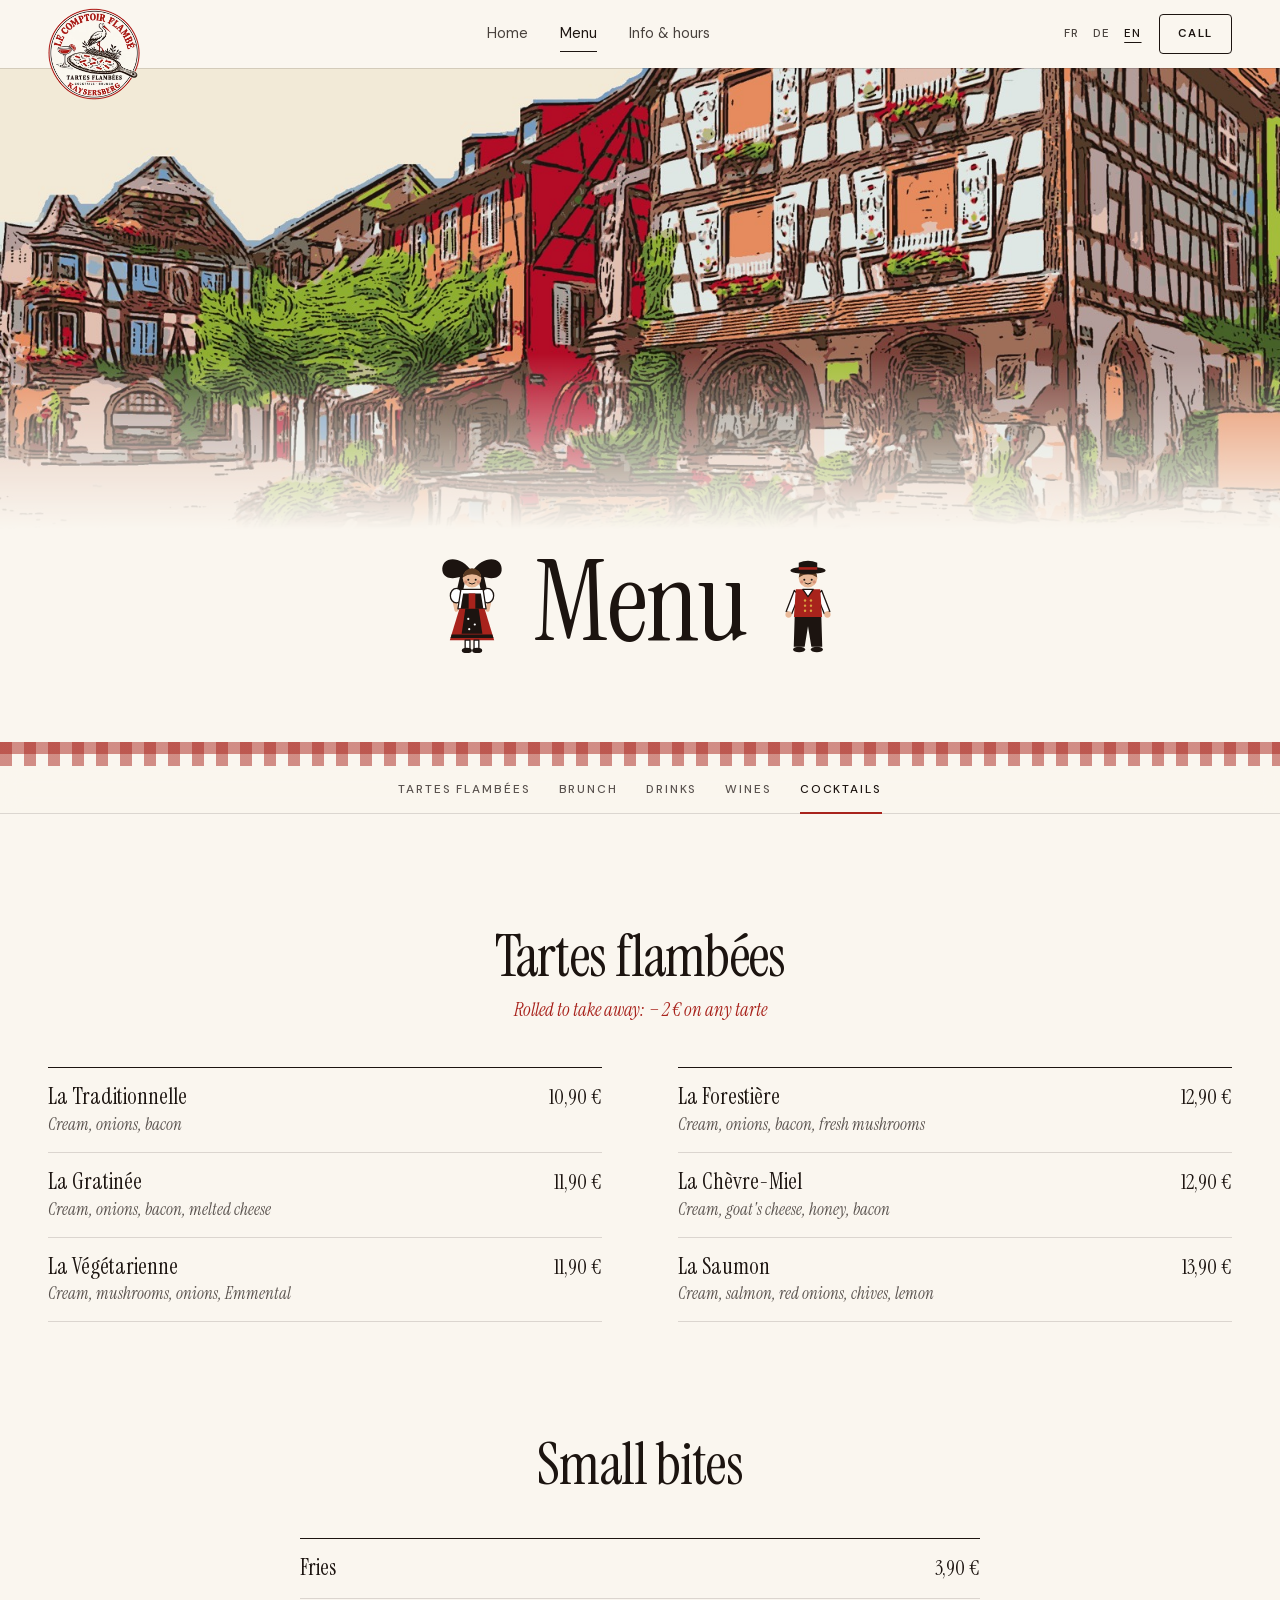
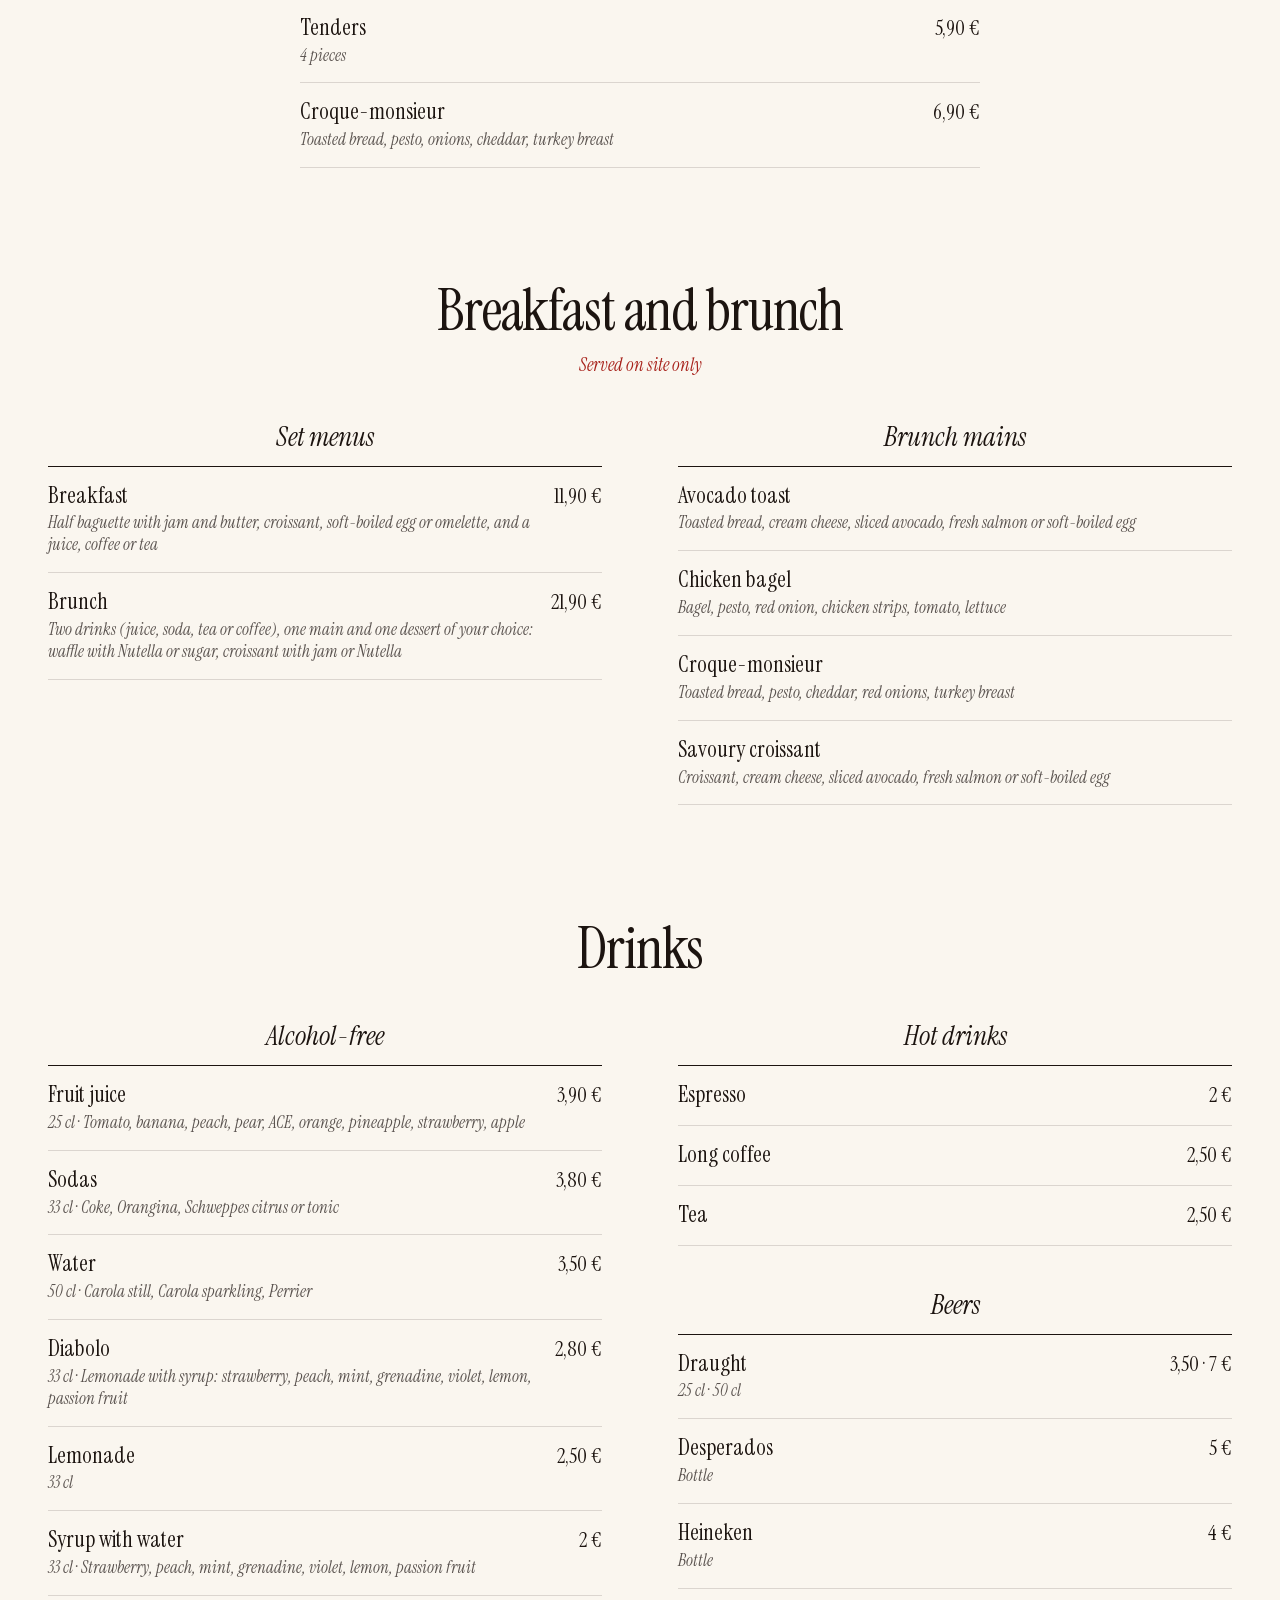
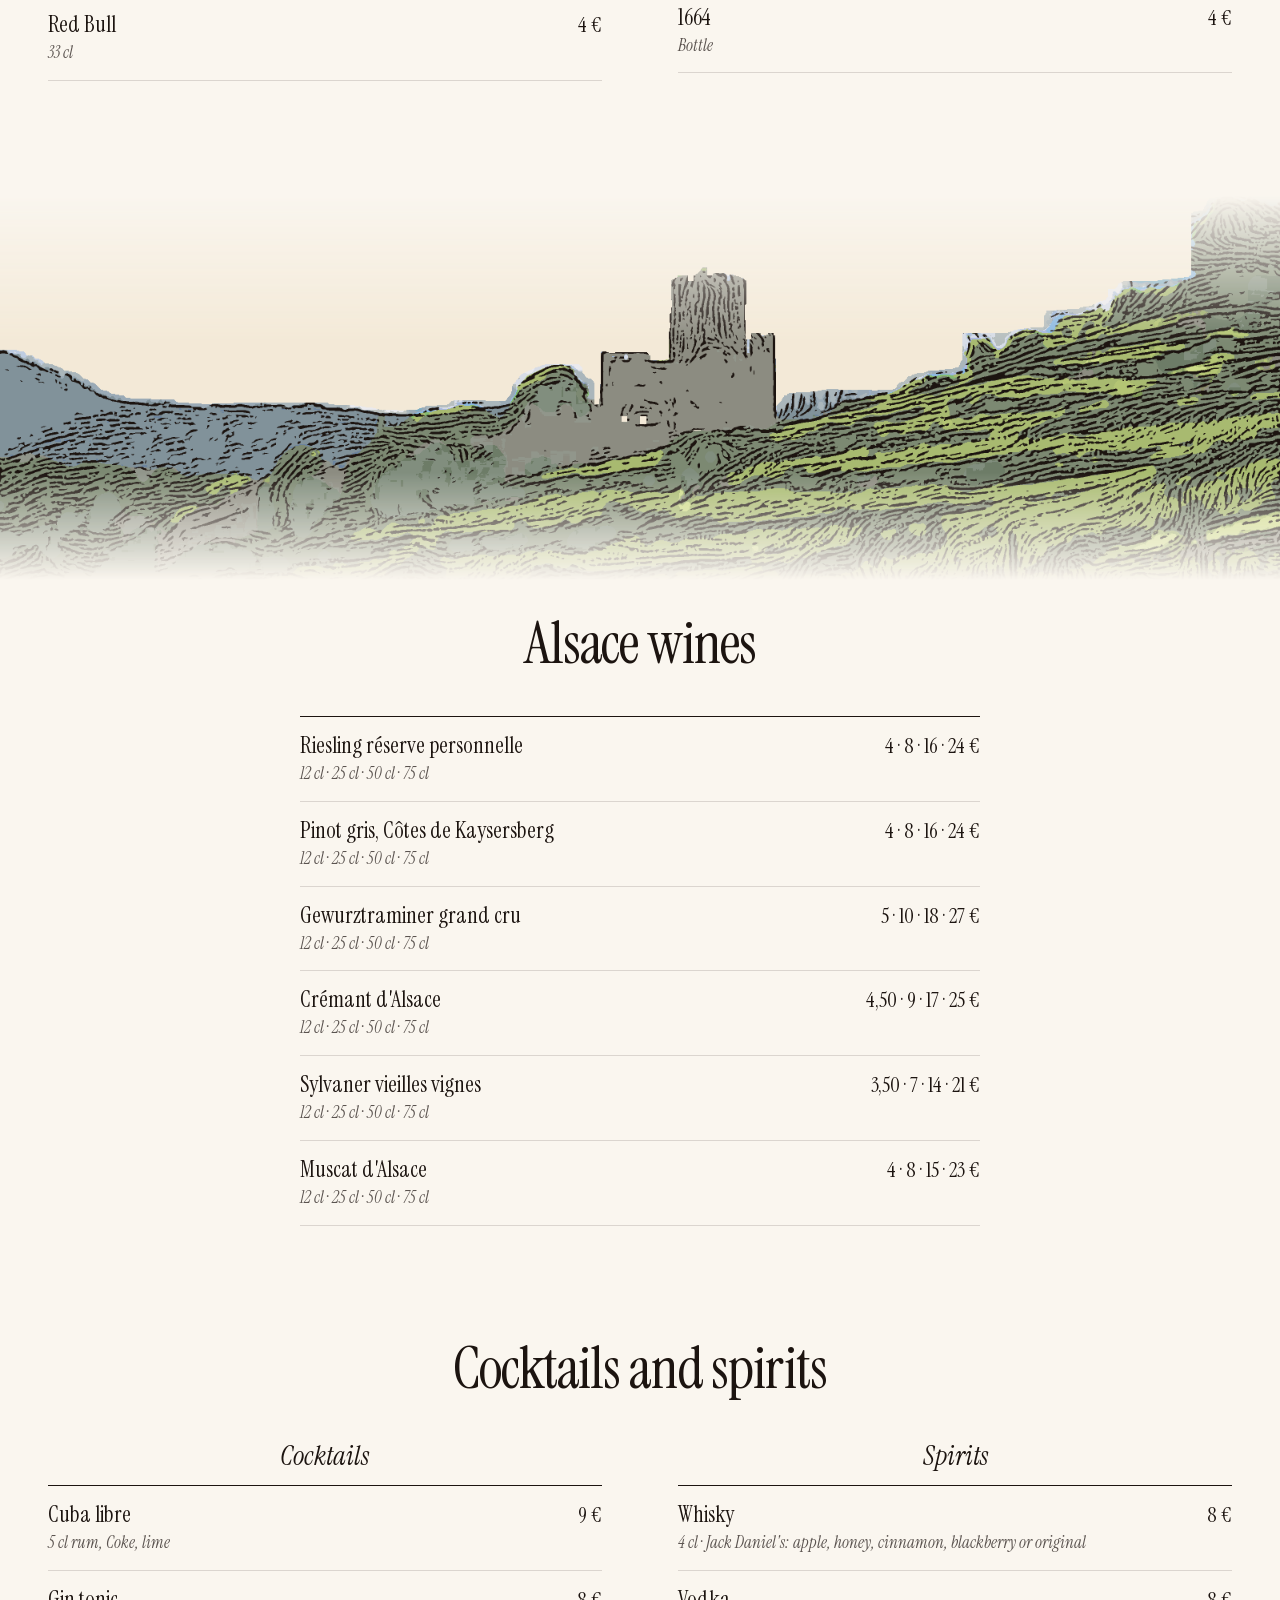
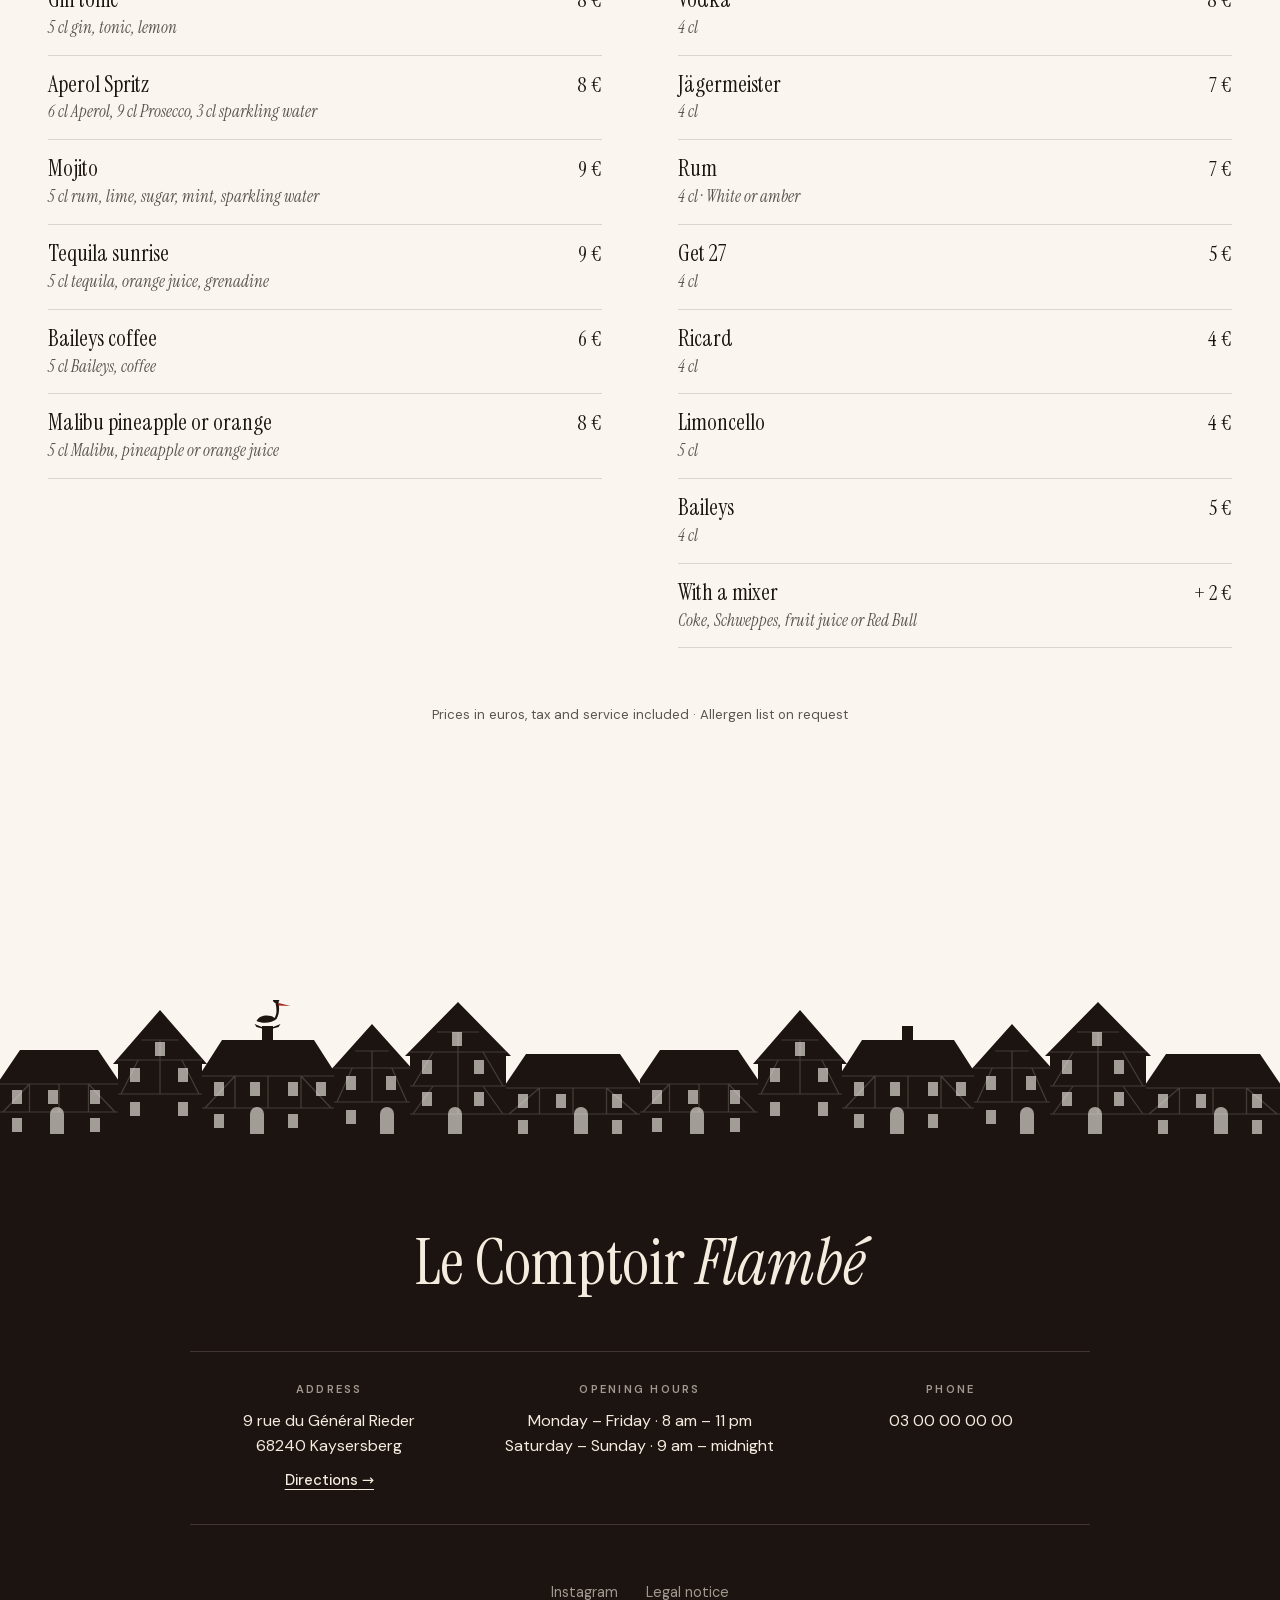
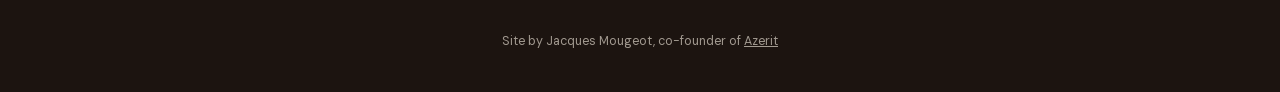
<file: carte.html>
<!doctype html>
<html lang="fr">
<head>
  <meta charset="utf-8">
  <meta name="viewport" content="width=device-width, initial-scale=1, viewport-fit=cover">
  <title>La carte · Le Comptoir Flambé, Kaysersberg</title>
  <meta name="description" content="La carte du Comptoir Flambé : tartes flambées au feu de bois, petit déjeuner et brunch, cocktails et vins d'Alsace.">
  <meta name="theme-color" content="#1C1410">

  <!-- Polices chargées avant l'affichage, pour que le texte ne saute pas -->
  <link rel="preload" href="fonts/instrument-serif-normal-latin.woff2" as="font" type="font/woff2" crossorigin>
  <link rel="preload" href="fonts/instrument-serif-italic-latin.woff2" as="font" type="font/woff2" crossorigin>
  <link rel="preload" href="fonts/dm-sans-normal-latin.woff2" as="font" type="font/woff2" crossorigin>
  <link rel="icon" href="favicon.ico" sizes="48x48">
  <link rel="icon" href="images/favicon-96.png" type="image/png" sizes="96x96">
  <link rel="apple-touch-icon" href="images/apple-touch-icon.png">

  <!-- Aperçu affiché quand le lien est partagé (messages, WhatsApp, réseaux) -->
  <meta property="og:type" content="website">
  <meta property="og:site_name" content="Le Comptoir Flambé">
  <meta property="og:locale" content="fr_FR">
  <meta property="og:title" content="La carte · Le Comptoir Flambé, Kaysersberg">
  <meta property="og:description" content="La carte du Comptoir Flambé : tartes flambées au feu de bois, petit déjeuner et brunch, cocktails et vins d'Alsace.">
  <meta property="og:url" content="https://lecomptoirflambe.fr/carte">
  <meta property="og:image" content="https://lecomptoirflambe.fr/images/apercu-kaysersberg.jpg">
  <meta property="og:image:width" content="1200">
  <meta property="og:image:height" content="630">
  <meta property="og:image:alt" content="Le logo du Comptoir Flambé devant la fontaine de Kaysersberg">
  <meta name="twitter:card" content="summary_large_image">
  <link rel="stylesheet" href="style.css">
  <script>document.documentElement.classList.add('js')</script>
</head>
<body>

  <!-- ============ EN-TÊTE ============ -->
  <header class="header is-solid" id="header">
    <a href="./" class="brand" aria-label="Le Comptoir Flambé, accueil">
      <img class="brand__logo" src="images/logo-tampon.webp" alt="Le Comptoir Flambé" width="92" height="92">
    </a>
    <nav class="header__nav" aria-label="Navigation principale">
      <a href="./" data-de="Startseite" data-en="Home">Accueil</a>
      <a href="carte" aria-current="page" data-de="Speisekarte" data-en="Menu">La carte</a>
      <a href="infos" data-de="Infos &amp;amp; Öffnungszeiten" data-en="Info &amp;amp; hours">Infos &amp; horaires</a>
    </nav>
    <div class="header__cta">
      <div class="lang-mini" role="group" aria-label="Langue">
        <button type="button" data-lang="fr" aria-pressed="true">FR</button>
        <button type="button" data-lang="de" aria-pressed="false">DE</button>
        <button type="button" data-lang="en" aria-pressed="false">EN</button>
      </div>
      <a href="tel:+33300000000" class="btn btn--line btn--sm" data-de="Anrufen" data-en="Call">Appeler</a>
    </div>
    <button class="burger" type="button" aria-expanded="false" aria-controls="overlay" data-de="Menü" data-en="Menu">Menu</button>
  </header>

  <!-- ============ MENU PLEIN ÉCRAN (mobile) ============ -->
  <div class="overlay" id="overlay" role="dialog" aria-modal="true" aria-label="Menu">
    <div class="overlay__top">
      <a href="./" class="brand" aria-label="Le Comptoir Flambé, accueil"><img class="brand__logo" src="images/logo-tampon.webp" alt="Le Comptoir Flambé" width="92" height="92"></a>
      <button class="overlay__close" type="button" data-de="Schließen" data-en="Close">Fermer</button>
    </div>
    <nav class="overlay__nav">
      <a href="./" data-de="Startseite" data-en="Home">Accueil</a>
      <a href="carte" aria-current="page" data-de="Speisekarte" data-en="Menu">La carte</a>
      <a href="infos" data-de="Infos &amp;amp; Öffnungszeiten" data-en="Info &amp;amp; hours">Infos &amp; horaires</a>
    </nav>
    <div class="overlay__info">
      <p>9 rue du Général Rieder · Kaysersberg</p>
      <a href="tel:+33300000000">03 00 00 00 00</a>
      <div class="lang-mini" role="group" aria-label="Langue">
        <button type="button" data-lang="fr" aria-pressed="true">FR</button>
        <button type="button" data-lang="de" aria-pressed="false">DE</button>
        <button type="button" data-lang="en" aria-pressed="false">EN</button>
      </div>
    </div>
    <svg class="village" aria-hidden="true" width="100%" height="160" xmlns="http://www.w3.org/2000/svg"><defs><pattern id="village" width="600" height="160" patternUnits="userSpaceOnUse" x="0" y="0"><g transform="translate(0 8)"><g class="lines"><path d="M0 150V72H90V150"/><path d="M-6 76L45 18L96 76"/><path d="M0 110L90 110"/><path d="M45 72L45 110"/><path d="M0 110L19.8 72"/><path d="M90 110L70.2 72"/><path d="M20.25 49L69.75 49"/><path d="M45 72L45 49"/><rect x="14" y="82" width="11" height="15"/><rect x="65" y="82" width="11" height="15"/><rect x="14" y="122" width="11" height="15"/><path d="M52 150V128a8 8 0 0 1 16 0V150"/><path d="M90 150V84H210V150"/><path d="M84 87L110 46H190L216 87"/><path d="M90 118L210 118"/><path d="M120 84L120 118"/><path d="M150 84L150 118"/><path d="M180 84L180 118"/><path d="M90 118L120 84"/><path d="M210 118L180 84"/><path d="M120 118L150 84"/><path d="M180 118L150 84"/><rect x="106" y="92" width="11" height="15"/><rect x="146" y="92" width="11" height="15"/><rect x="184" y="92" width="11" height="15"/><rect x="106" y="126" width="11" height="15"/><rect x="184" y="126" width="11" height="15"/><path d="M168 48V30H179V48"/><path d="M210 150V62H290V150"/><path d="M204 66L250 4L296 66"/><path d="M210 96L290 96"/><path d="M210 124L290 124"/><path d="M250 62L250 96"/><path d="M210 96L227.6 62"/><path d="M290 96L272.4 62"/><path d="M250 96L250 124"/><path d="M210 124L227.6 96"/><path d="M290 124L272.4 96"/><path d="M228 37L272 37"/><path d="M250 62L250 37"/><rect x="222" y="70" width="11" height="15"/><rect x="258" y="70" width="11" height="15"/><rect x="222" y="102" width="11" height="15"/><rect x="258" y="102" width="11" height="15"/><rect x="242" y="130" width="16" height="20"/><path d="M290 150V80H388V150"/><path d="M284 84L339 28L394 84"/><path d="M290 116L388 116"/><path d="M339 80L339 116"/><path d="M290 116L311.56 80"/><path d="M388 116L366.44 80"/><path d="M312.05 58L365.95 58"/><path d="M339 80L339 58"/><rect x="304" y="88" width="11" height="15"/><rect x="363" y="88" width="11" height="15"/><rect x="304" y="124" width="11" height="15"/><rect x="363" y="124" width="11" height="15"/><path d="M388 150V76H528V150"/><path d="M382 79L408 38H508L534 79"/><path d="M388 114L528 114"/><path d="M423 76L423 114"/><path d="M458 76L458 114"/><path d="M493 76L493 114"/><path d="M388 114L423 76"/><path d="M528 114L493 76"/><path d="M423 114L458 76"/><path d="M493 114L458 76"/><rect x="402" y="84" width="11" height="15"/><rect x="440" y="84" width="11" height="15"/><rect x="476" y="84" width="11" height="15"/><rect x="506" y="84" width="11" height="15"/><rect x="402" y="122" width="11" height="15"/><rect x="476" y="122" width="11" height="15"/><path d="M440 150V130a9 9 0 0 1 18 0V150"/><path d="M528 150V86H600V150"/><path d="M522 90L564 36L606 90"/><path d="M528 118L600 118"/><path d="M564 86L564 118"/><path d="M528 118L543.84 86"/><path d="M600 118L584.16 86"/><path d="M544.2 65L583.8 65"/><path d="M564 86L564 65"/><rect x="540" y="94" width="11" height="15"/><rect x="574" y="94" width="11" height="15"/><rect x="556" y="126" width="11" height="15"/><path d="M0 150H600"/></g></g></pattern></defs><rect width="100%" height="160" fill="url(#village)"/><g class="stork" transform="translate(0 8)"><path class="nest" d="M161.5 30q12 6 24 0M160.5 28l7 3M169.5 27l6 4M178.5 27l7 3"/><path class="fill" d="M162.5 23c3-6 13-7 18-3 3-5 2-10 1-15a3.2 3.2 0 1 1 3-1c1 6 1 12-2 17-4 4-14 5-20 2z"/><path class="beak" d="M184.5 5l12 3-12-.6z"/></g></svg>
  </div>

  <main>
    <section class="page-head page-head--art">
      <!-- Illustration de Kaysersberg : son bas se fond dans la page -->
      <img class="page-head__art" src="images/kaysersberg-fontaine.jpg" width="1600" height="800" alt="">
      <div class="titled titled--pair"><h1 data-de="Speisekarte" data-en="Menu">La carte</h1></div>
    </section>

    <div class="kelsch" aria-hidden="true"></div>

    <section class="menu">
      <nav class="chips" aria-label="Catégories de la carte">
        <a href="#tartes" class="chip is-active" data-de="Flammkuchen" data-en="Tartes flambées">Tartes</a>
        <a href="#formules" class="chip" data-de="Brunch" data-en="Brunch">Brunch</a>
        <a href="#boissons" class="chip" data-de="Getränke" data-en="Drinks">Boissons</a>
        <a href="#vins" class="chip" data-de="Weine" data-en="Wines">Vins</a>
        <a href="#cocktails" class="chip">Cocktails</a>
      </nav>

      <!-- Une partie par famille. Traductions : data-de (allemand) et data-en (anglais) sur chaque texte à traduire. -->
      <section class="menu__part" id="tartes">
        <h2 data-de="Flammkuchen" data-en="Tartes flambées">Tartes flambées</h2>
        <p class="menu__sub" data-de="Gerollt zum Mitnehmen: − 2 € auf alle Sorten" data-en="Rolled to take away: − 2 € on any tarte">Roulée à emporter : − 2 € sur toutes les sortes</p>
        <div class="container menu__grid menu__grid--one">
          <div class="menu__col">
            <ul class="dishes">
              <li><div><b>La Traditionnelle</b><small data-de="Sahne, Zwiebeln, Speck" data-en="Cream, onions, bacon">Crème, oignons, lardons</small></div><span>10,90 €</span></li>
              <li><div><b>La Gratinée</b><small data-de="Sahne, Zwiebeln, Speck, überbackener Käse" data-en="Cream, onions, bacon, melted cheese">Crème, oignons, lardons, fromage gratiné</small></div><span>11,90 €</span></li>
              <li><div><b>La Végétarienne</b><small data-de="Sahne, Champignons, Zwiebeln, Emmentaler" data-en="Cream, mushrooms, onions, Emmental">Crème, champignons, oignons, emmental</small></div><span>11,90 €</span></li>
            </ul>
          </div>
          <div class="menu__col">
            <ul class="dishes">
              <li><div><b>La Forestière</b><small data-de="Sahne, Zwiebeln, Speck, frische Champignons" data-en="Cream, onions, bacon, fresh mushrooms">Crème, oignons, lardons, champignons frais</small></div><span>12,90 €</span></li>
              <li><div><b>La Chèvre-Miel</b><small data-de="Sahne, Ziegenkäse, Honig, Speck" data-en="Cream, goat's cheese, honey, bacon">Crème, fromage de chèvre, miel, lardons</small></div><span>12,90 €</span></li>
              <li><div><b>La Saumon</b><small data-de="Sahne, Lachs, rote Zwiebeln, Schnittlauch, Zitrone" data-en="Cream, salmon, red onions, chives, lemon">Crème, saumon, oignons rouges, ciboulette, citron</small></div><span>13,90 €</span></li>
            </ul>
          </div>
        </div>
      </section>

      <section class="menu__part" id="faim">
        <h2 data-de="Kleiner Hunger" data-en="Small bites">Petite faim</h2>
        <div class="container container--narrow">
          <ul class="dishes">
            <li><div><b data-de="Pommes frites" data-en="Fries">Frites</b></div><span>3,90 €</span></li>
            <li><div><b>Tenders</b><small data-de="4 Stück" data-en="4 pieces">4 pièces</small></div><span>5,90 €</span></li>
            <li><div><b>Croque-monsieur</b><small data-de="Toastbrot, Pesto, Zwiebeln, Cheddar, Putenbrust" data-en="Toasted bread, pesto, onions, cheddar, turkey breast">Pain toaster, pesto, oignons, cheddar, blanc de dinde</small></div><span>6,90 €</span></li>
          </ul>
        </div>
      </section>

      <section class="menu__part" id="formules">
        <h2 data-de="Frühstück und Brunch" data-en="Breakfast and brunch">Petit déjeuner et brunch</h2>
        <p class="menu__sub" data-de="Nur vor Ort" data-en="Served on site only">Servis uniquement sur place</p>
        <div class="container menu__grid">
          <div class="menu__col">
            <h3 data-de="Die Menüs" data-en="Set menus">Les formules</h3>
            <ul class="dishes">
              <li><div><b data-de="Frühstück" data-en="Breakfast">Petit déjeuner</b><small data-de="Halbes Baguette mit Konfitüre und Butter, Croissant, weiches Ei oder Omelett, dazu Saft, Kaffee oder Tee" data-en="Half baguette with jam and butter, croissant, soft-boiled egg or omelette, and a juice, coffee or tea">Demi-baguette avec confiture et beurre, croissant, œuf à la coque ou omelette, et un jus, un café ou un thé</small></div><span>11,90 €</span></li>
              <li><div><b>Brunch</b><small data-de="Zwei Getränke (Saft, Softdrink, Tee oder Kaffee), ein Gericht und ein Dessert nach Wahl: Waffel mit Nutella oder Zucker, Croissant mit Konfitüre oder Nutella" data-en="Two drinks (juice, soda, tea or coffee), one main and one dessert of your choice: waffle with Nutella or sugar, croissant with jam or Nutella">Deux boissons (jus, soda, thé ou café), un plat et un dessert au choix : gaufre Nutella ou sucrée, croissant confiture ou Nutella</small></div><span>21,90 €</span></li>
            </ul>
          </div>
          <div class="menu__col">
            <h3 data-de="Brunch-Gerichte zur Wahl" data-en="Brunch mains">Les plats du brunch</h3>
            <ul class="dishes">
              <li><div><b>Avocado toast</b><small data-de="Geröstetes Brot, Frischkäse, Avocadoscheiben, frischer Lachs oder wachsweiches Ei" data-en="Toasted bread, cream cheese, sliced avocado, fresh salmon or soft-boiled egg">Pain grillé, fromage frais, avocat en lamelles, saumon frais ou œuf mollet</small></div></li>
              <li><div><b data-de="Hähnchen-Bagel" data-en="Chicken bagel">Bagel poulet</b><small data-de="Bagel, Pesto, rote Zwiebel, Hähnchenstreifen, Tomate, Salat" data-en="Bagel, pesto, red onion, chicken strips, tomato, lettuce">Pain bagel, pesto, oignon rouge, aiguillettes de poulet, tomate, salade</small></div></li>
              <li><div><b>Croque-monsieur</b><small data-de="Toastbrot, Pesto, Cheddar, rote Zwiebeln, Putenbrust" data-en="Toasted bread, pesto, cheddar, red onions, turkey breast">Pain toaster, pesto, cheddar, oignons rouges, blanc de dinde</small></div></li>
              <li><div><b data-de="Herzhaftes Croissant" data-en="Savoury croissant">Croissant salé</b><small data-de="Croissant, Frischkäse, Avocadoscheiben, frischer Lachs oder wachsweiches Ei" data-en="Croissant, cream cheese, sliced avocado, fresh salmon or soft-boiled egg">Croissant, fromage frais, avocat en lamelles, saumon frais ou œuf mollet</small></div></li>
            </ul>
          </div>
        </div>
      </section>

      <section class="menu__part" id="boissons">
        <h2 data-de="Getränke" data-en="Drinks">Boissons</h2>
        <div class="container menu__grid">
          <div class="menu__col">
            <h3 data-de="Alkoholfrei" data-en="Alcohol-free">Sans alcool</h3>
            <ul class="dishes">
              <li><div><b data-de="Fruchtsaft" data-en="Fruit juice">Jus de fruits</b><small data-de="25 cl · Tomate, Banane, Pfirsich, Birne, ACE, Orange, Ananas, Erdbeere, Apfel" data-en="25 cl · Tomato, banana, peach, pear, ACE, orange, pineapple, strawberry, apple">25 cl · Tomate, banane, pêche, poire, ACE, orange, ananas, fraise, pomme</small></div><span>3,90 €</span></li>
              <li><div><b data-de="Softdrinks" data-en="Sodas">Soda</b><small data-de="33 cl · Coca, Orangina, Schweppes Agrum oder Tonic" data-en="33 cl · Coke, Orangina, Schweppes citrus or tonic">33 cl · Coca, Orangina, Schweppes agrumes ou Tonic</small></div><span>3,80 €</span></li>
              <li><div><b data-de="Wasser" data-en="Water">Eau</b><small data-de="50 cl · Carola still, Carola mit Kohlensäure, Perrier" data-en="50 cl · Carola still, Carola sparkling, Perrier">50 cl · Carola plate, Carola gazeuse, Perrier</small></div><span>3,50 €</span></li>
              <li><div><b>Diabolo</b><small data-de="33 cl · Limonade mit Sirup: Erdbeere, Pfirsich, Minze, Grenadine, Veilchen, Zitrone, Maracuja" data-en="33 cl · Lemonade with syrup: strawberry, peach, mint, grenadine, violet, lemon, passion fruit">33 cl · Fraise, pêche, menthe, grenadine, violette, citron, fruit de la passion</small></div><span>2,80 €</span></li>
              <li><div><b data-de="Limonade" data-en="Lemonade">Limonade</b><small>33 cl</small></div><span>2,50 €</span></li>
              <li><div><b data-de="Sirup mit Wasser" data-en="Syrup with water">Sirop à l'eau</b><small data-de="33 cl · Erdbeere, Pfirsich, Minze, Grenadine, Veilchen, Zitrone, Maracuja" data-en="33 cl · Strawberry, peach, mint, grenadine, violet, lemon, passion fruit">33 cl · Fraise, pêche, menthe, grenadine, violette, citron, fruit de la passion</small></div><span>2 €</span></li>
              <li><div><b>Red Bull</b><small>33 cl</small></div><span>4 €</span></li>
            </ul>
          </div>
          <div class="menu__col">
            <h3 data-de="Heiße Getränke" data-en="Hot drinks">Boissons chaudes</h3>
            <ul class="dishes">
              <li><div><b data-de="Espresso" data-en="Espresso">Expresso</b></div><span>2 €</span></li>
              <li><div><b data-de="Verlängerter Espresso" data-en="Long coffee">Café allongé</b></div><span>2,50 €</span></li>
              <li><div><b data-de="Tee" data-en="Tea">Thé</b></div><span>2,50 €</span></li>
            </ul>
            <h3 data-de="Biere" data-en="Beers">Bières</h3>
            <ul class="dishes">
              <li><div><b data-de="Vom Fass" data-en="Draught">Pression</b><small>25 cl · 50 cl</small></div><span>3,50 · 7 €</span></li>
              <li><div><b>Desperados</b><small data-de="Flasche" data-en="Bottle">Bouteille</small></div><span>5 €</span></li>
              <li><div><b>Heineken</b><small data-de="Flasche" data-en="Bottle">Bouteille</small></div><span>4 €</span></li>
              <li><div><b>1664</b><small data-de="Flasche" data-en="Bottle">Bouteille</small></div><span>4 €</span></li>
            </ul>
          </div>
        </div>
      </section>

      <section class="menu__part" id="vins">
        <!-- Le château de Kaysersberg au-dessus des vignes -->
        <img class="menu__art" src="images/kaysersberg-chateau.png" width="1600" height="900" alt="" loading="lazy">
        <h2 data-de="Elsässer Weine" data-en="Alsace wines">Vins d'Alsace</h2>
        <div class="container container--narrow">
          <ul class="dishes">
            <li><div><b>Riesling réserve personnelle</b><small>12 cl · 25 cl · 50 cl · 75 cl</small></div><span>4 · 8 · 16 · 24 €</span></li>
            <li><div><b>Pinot gris, Côtes de Kaysersberg</b><small>12 cl · 25 cl · 50 cl · 75 cl</small></div><span>4 · 8 · 16 · 24 €</span></li>
            <li><div><b>Gewurztraminer grand cru</b><small>12 cl · 25 cl · 50 cl · 75 cl</small></div><span>5 · 10 · 18 · 27 €</span></li>
            <li><div><b>Crémant d'Alsace</b><small>12 cl · 25 cl · 50 cl · 75 cl</small></div><span>4,50 · 9 · 17 · 25 €</span></li>
            <li><div><b>Sylvaner vieilles vignes</b><small>12 cl · 25 cl · 50 cl · 75 cl</small></div><span>3,50 · 7 · 14 · 21 €</span></li>
            <li><div><b>Muscat d'Alsace</b><small>12 cl · 25 cl · 50 cl · 75 cl</small></div><span>4 · 8 · 15 · 23 €</span></li>
          </ul>
        </div>
      </section>

      <section class="menu__part" id="cocktails">
        <h2 data-de="Cocktails und Spirituosen" data-en="Cocktails and spirits">Cocktails et alcools</h2>
        <div class="container menu__grid">
          <div class="menu__col">
            <h3>Cocktails</h3>
            <ul class="dishes">
              <li><div><b>Cuba libre</b><small data-de="5 cl Rum, Cola, Limette" data-en="5 cl rum, Coke, lime">5 cl de rhum, Coca, citron vert</small></div><span>9 €</span></li>
              <li><div><b>Gin tonic</b><small data-de="5 cl Gin, Tonic, Zitrone" data-en="5 cl gin, tonic, lemon">5 cl de gin, tonic, citron</small></div><span>8 €</span></li>
              <li><div><b>Aperol Spritz</b><small data-de="6 cl Aperol, 9 cl Prosecco, 3 cl Sprudelwasser" data-en="6 cl Aperol, 9 cl Prosecco, 3 cl sparkling water">6 cl d'Aperol, 9 cl de Prosecco, 3 cl d'eau gazeuse</small></div><span>8 €</span></li>
              <li><div><b>Mojito</b><small data-de="5 cl Rum, Limette, Zucker, Minze, Sprudelwasser" data-en="5 cl rum, lime, sugar, mint, sparkling water">5 cl de rhum, citron vert, sucre, menthe, eau gazeuse</small></div><span>9 €</span></li>
              <li><div><b>Tequila sunrise</b><small data-de="5 cl Tequila, Orangensaft, Grenadine" data-en="5 cl tequila, orange juice, grenadine">5 cl de tequila, jus d'orange, grenadine</small></div><span>9 €</span></li>
              <li><div><b data-de="Baileys Kaffee" data-en="Baileys coffee">Baileys café</b><small data-de="5 cl Baileys, Kaffee" data-en="5 cl Baileys, coffee">5 cl de Baileys, café</small></div><span>6 €</span></li>
              <li><div><b data-de="Malibu Ananas oder Orange" data-en="Malibu pineapple or orange">Malibu ananas ou orange</b><small data-de="5 cl Malibu, Ananas- oder Orangensaft" data-en="5 cl Malibu, pineapple or orange juice">5 cl de Malibu, jus d'ananas ou jus d'orange</small></div><span>8 €</span></li>
            </ul>
          </div>
          <div class="menu__col">
            <h3 data-de="Spirituosen" data-en="Spirits">Alcools</h3>
            <ul class="dishes">
              <li><div><b>Whisky</b><small data-de="4 cl · Jack Daniel's: Apfel, Honig, Zimt, Brombeere oder Original" data-en="4 cl · Jack Daniel's: apple, honey, cinnamon, blackberry or original">4 cl · Jack Daniel's : pomme, miel, cannelle, mûre ou original</small></div><span>8 €</span></li>
              <li><div><b data-de="Wodka" data-en="Vodka">Vodka</b><small>4 cl</small></div><span>8 €</span></li>
              <li><div><b>Jägermeister</b><small>4 cl</small></div><span>7 €</span></li>
              <li><div><b data-de="Rum" data-en="Rum">Rhum</b><small data-de="4 cl · Weiß oder braun" data-en="4 cl · White or amber">4 cl · Blanc ou ambré</small></div><span>7 €</span></li>
              <li><div><b>Get 27</b><small>4 cl</small></div><span>5 €</span></li>
              <li><div><b>Ricard</b><small>4 cl</small></div><span>4 €</span></li>
              <li><div><b>Limoncello</b><small>5 cl</small></div><span>4 €</span></li>
              <li><div><b>Baileys</b><small>4 cl</small></div><span>5 €</span></li>
              <li><div><b data-de="Mit Softdrink" data-en="With a mixer">Avec un soft</b><small data-de="Coca, Schweppes, Fruchtsaft oder Red Bull" data-en="Coke, Schweppes, fruit juice or Red Bull">Coca, Schweppes, jus de fruits ou Red Bull</small></div><span>+ 2 €</span></li>
            </ul>
          </div>
        </div>
      </section>

      <p class="menu__note" data-de="Endpreise in Euro · Allergenliste auf Anfrage" data-en="Prices in euros, tax and service included · Allergen list on request">Prix nets en euros · Liste des allergènes sur demande</p>
    </section>
  </main>

  <!-- ============ VILLAGE + CIGOGNE EN VOL ============ -->
  <div class="skyline" aria-hidden="true">
    <svg class="stork-fly" viewBox="0 0 100 50"><path class="wing-back" d="M50 30C53 22 58 15 64 10l2 2.5 1.5-3 1.5 3.5 2.5-2-.5 4 2.5-.5C70 20 66 25 62 30z"/><path d="M34 29c7-4 21-5 30-1 3 1.4 3 3.4 0 4.4-9 3-22 2.6-30-.4z"/><path d="M36 30.4c-6-.8-11-1.3-16-1.2-1.6 0-2.6-.5-3.6-1.3-1.2-.9-3-.5-3.3 1-.3 1.4.9 2.4 2.4 2.6 1.4.2 2.6.2 3.8.5 5.4 1.2 11 1.6 17.4 1.4z"/><path class="wing-front" d="M38 30C40 19 45 10 52 3l2 3.5L56 1l2 4.5L61 1.5l1 5 3-2.5-.4 4.5 3-.8C64 17 60 24 59 30z"/><path class="beak" d="M13.6 27.6 1 29.6l12.8.8z"/><path class="legs" d="M63 31.2 92 32M63 32.2 92 34.2"/></svg>
    <svg class="skyline__houses" width="100%" height="136" xmlns="http://www.w3.org/2000/svg"><defs><pattern id="skyline" width="640" height="136" patternUnits="userSpaceOnUse"><g transform="translate(0 2)"><path class="body" d="M-5 85L20 48H98L123 85H118V132H0V85zM113 62L160 8L207 62H202V132H118V62zM197 77L222 38H314L339 77H334V132H202V77zM262 40V24h11V40zM329 70L372 22L415 70H410V132H334V70zM405 54L458 0L511 54H506V132H410V54zM501 89L526 52H620L645 89H640V132H506V89zM0 132h640v2H0z"/><path class="timber" d="M0 82H118M0 110H118M29.5 82V110M59 82V110M88.5 82V110M3 110L29.5 82M115 110L88.5 82M118 92H202M118 58H202M160 58V92M121 92L138.16 58M199 92L181.84 58M141.52 38H178.48M160 38V58M202 74H334M202 106H334M235 74V106M268 74V106M301 74V106M205 106L235 74M331 106L301 74M334 100H410M334 66H410M372 66V100M337 100L352.24 66M407 100L391.76 66M355.28 49H388.72M372 49V66M410 84H506M410 112H506M410 50H506M458 50V84M413 84L433.04 50M503 84L482.96 50M458 84V112M413 112L433.04 84M503 112L482.96 84M436.88 30H479.12M458 30V50M506 86H640M506 112H640M539.5 86V112M573 86V112M606.5 86V112M509 112L539.5 86M637 112L606.5 86"/><path class="win" d="M12 88h10v14h-10zM48 88h10v14h-10zM90 88h10v14h-10zM12 116h10v14h-10zM90 116h10v14h-10zM50 132v-20a7 7 0 0 1 14 0v20zM130 66h10v14h-10zM178 66h10v14h-10zM130 100h10v14h-10zM178 100h10v14h-10zM155 40h10v14h-10zM214 80h10v14h-10zM250 80h10v14h-10zM288 80h10v14h-10zM316 80h10v14h-10zM214 112h10v14h-10zM288 112h10v14h-10zM250 132v-20a7 7 0 0 1 14 0v20zM346 74h10v14h-10zM386 74h10v14h-10zM346 108h10v14h-10zM380 132v-20a7 7 0 0 1 14 0v20zM422 58h10v14h-10zM474 58h10v14h-10zM422 90h10v14h-10zM474 90h10v14h-10zM452 30h10v14h-10zM448 132v-20a7 7 0 0 1 14 0v20zM518 92h10v14h-10zM556 92h10v14h-10zM612 92h10v14h-10zM518 118h10v14h-10zM612 118h10v14h-10zM574 132v-20a7 7 0 0 1 14 0v20z"/></g></pattern></defs><rect width="100%" height="136" fill="url(#skyline)"/><g class="nest-stork" transform="translate(0 2)"><path class="nest" d="M254.5 22q13 7 26 0l-2 3q-11 4-22 0z"/><path d="M256.5 19c3-6 13-7 18-3 3-5 2-10 1-15a3.2 3.2 0 1 1 3-1c1 6 1 12-2 17-4 4-14 5-20 2z"/><path class="beak" d="M278.5 1l12 3-12-.6z"/></g></svg>
  </div>

  <!-- ============ PIED DE PAGE ============ -->
  <footer class="footer">
    <div class="container footer__inner">
      <p class="footer__brand">Le Comptoir <em>Flambé</em></p>
      <div class="footer__cols">
        <div>
          <h3 data-de="Adresse" data-en="Address">Adresse</h3>
          <p>9 rue du Général Rieder<br>68240 Kaysersberg</p>
          <a class="link" href="https://www.google.com/maps/search/?api=1&query=9+rue+du+G%C3%A9n%C3%A9ral+Rieder+68240+Kaysersberg" target="_blank" rel="noopener" data-de="Route" data-en="Directions">Itinéraire</a>
        </div>
        <div>
          <h3 data-de="Öffnungszeiten" data-en="Opening hours">Horaires</h3>
          <p data-de="Montag – Freitag · 8 – 23 Uhr&lt;br&gt;Samstag – Sonntag · 9 Uhr – Mitternacht" data-en="Monday – Friday · 8 am – 11 pm&lt;br&gt;Saturday – Sunday · 9 am – midnight">Lundi – vendredi · 8h – 23h<br>Samedi – dimanche · 9h – minuit</p>
        </div>
        <div>
          <h3 data-de="Telefon" data-en="Phone">Téléphone</h3>
          <!-- Numéro à venir -->
          <p><a href="tel:+33300000000">03 00 00 00 00</a></p>
        </div>
      </div>
      <nav class="footer__links">
        <a href="#">Instagram</a>
        <a href="#" data-de="Impressum" data-en="Legal notice">Mentions légales</a>
      </nav>
      <p class="footer__credit"><span data-de="Website von Jacques Mougeot, Mitgründer von " data-en="Site by Jacques Mougeot, co-founder of ">Site réalisé par Jacques Mougeot, co-fondateur d'</span><a href="https://www.azerit.tech" target="_blank" rel="noopener">Azerit</a></p>
    </div>
  </footer>

  <script src="script.js"></script>
</body>
</html>
</file>
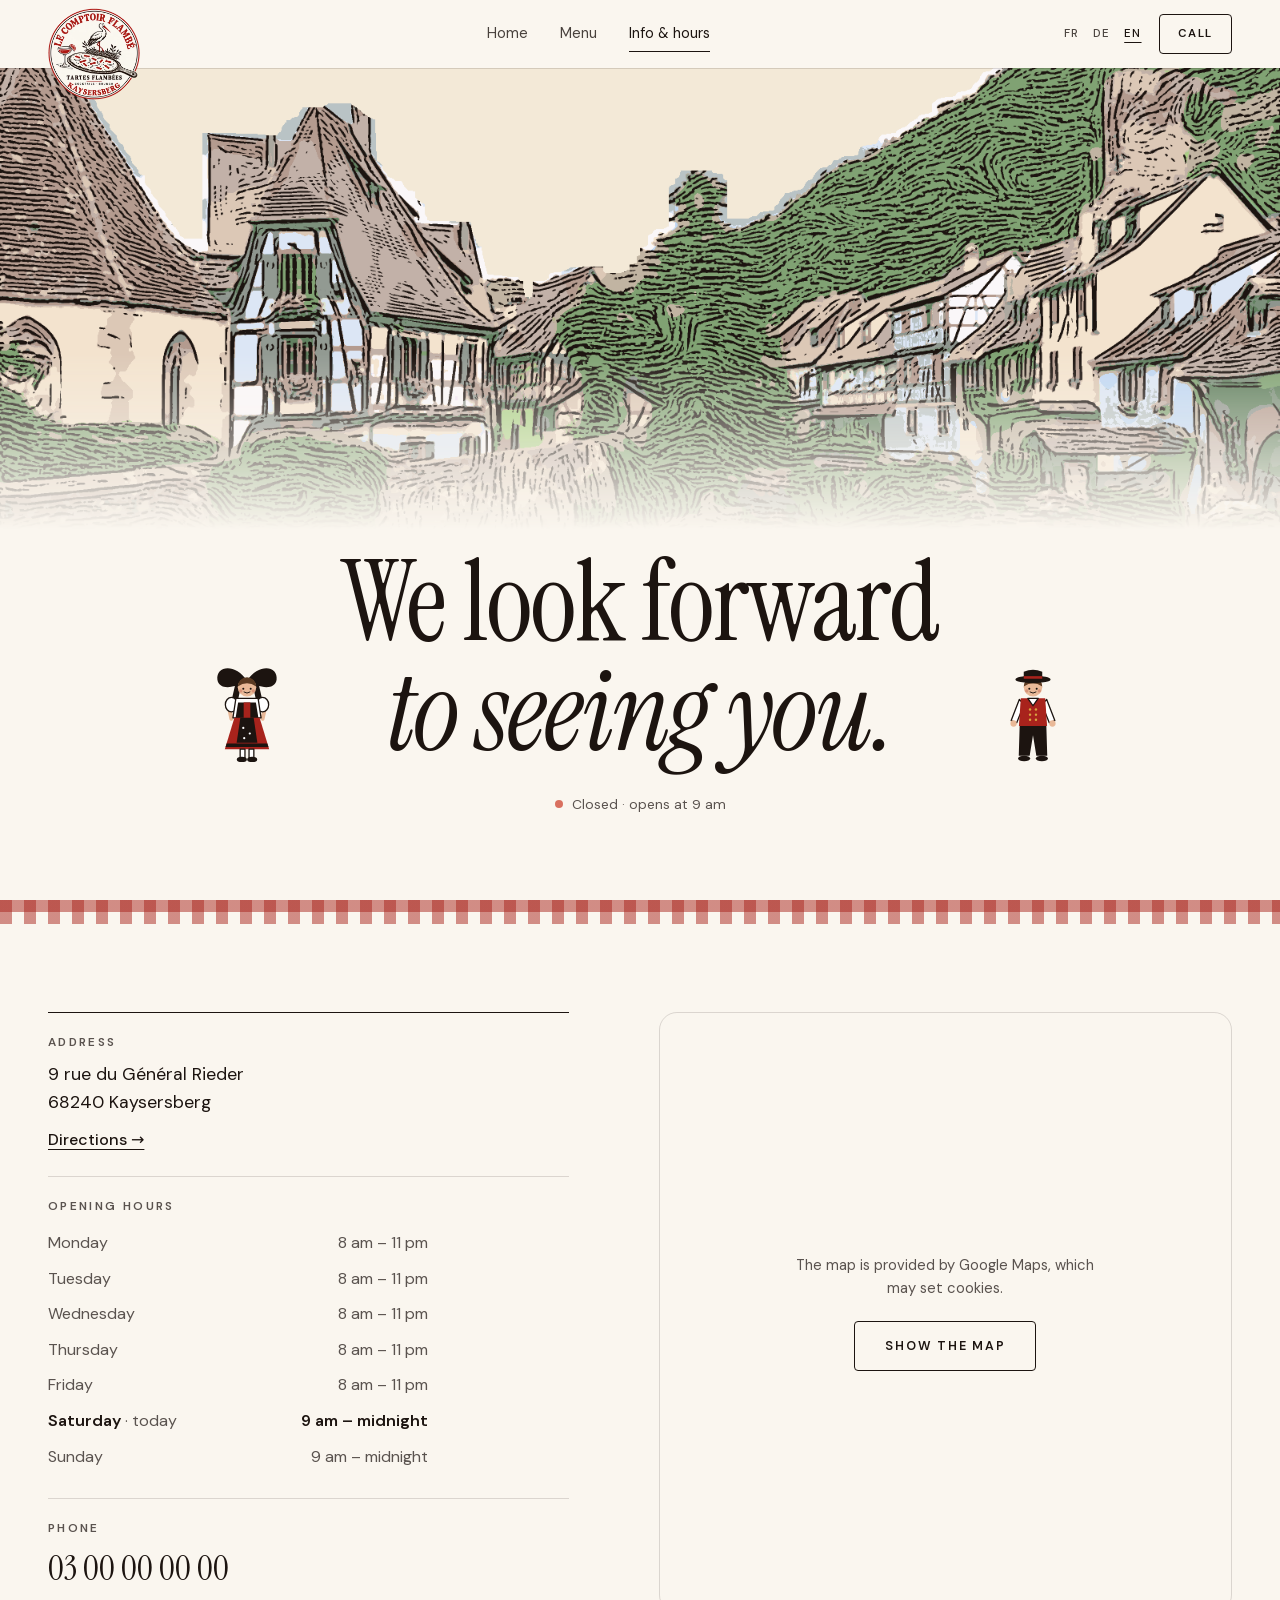
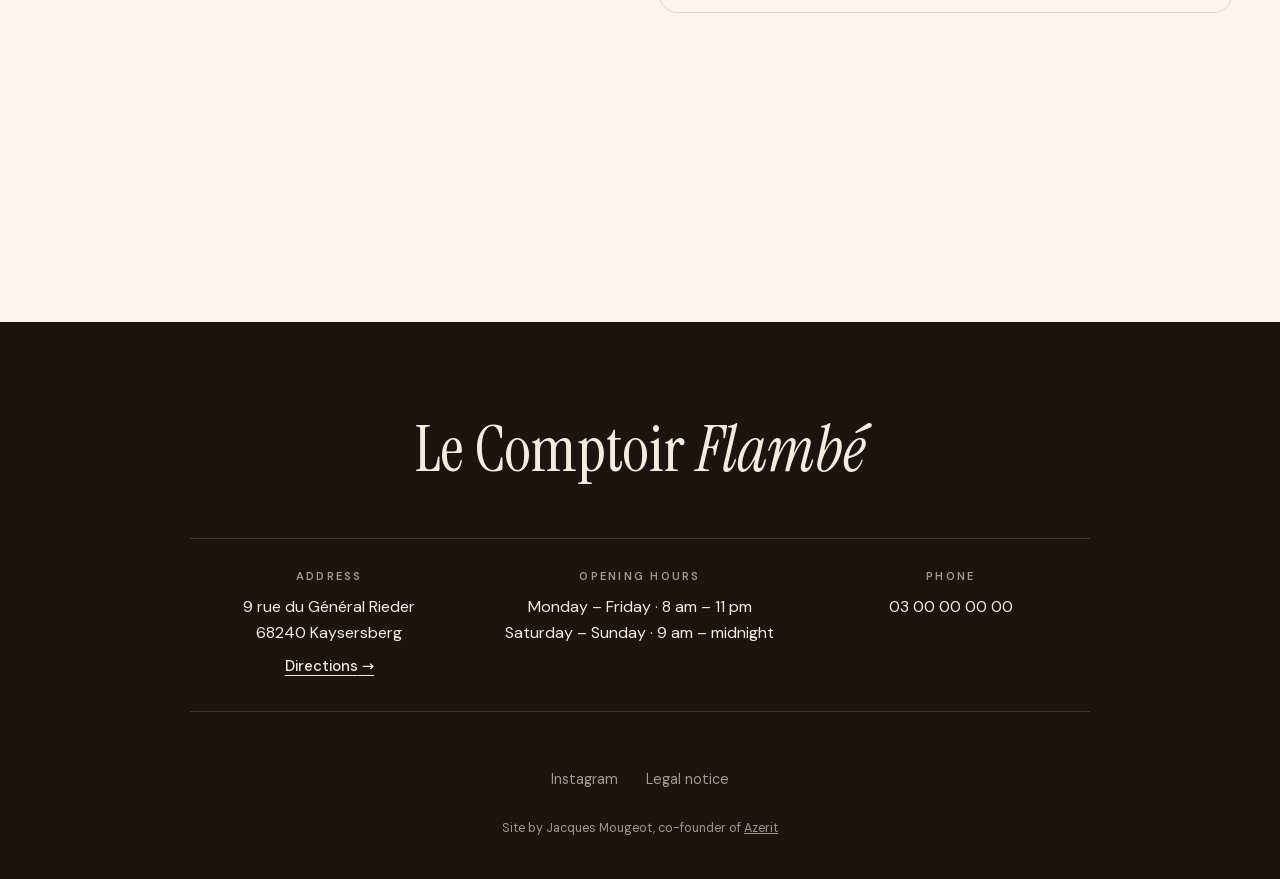
<file: infos.html>
<!doctype html>
<html lang="fr">
<head>
  <meta charset="utf-8">
  <meta name="viewport" content="width=device-width, initial-scale=1, viewport-fit=cover">
  <title>Infos & horaires · Le Comptoir Flambé, Kaysersberg</title>
  <meta name="description" content="Le Comptoir Flambé, 9 rue du Général Rieder à Kaysersberg. Ouvert 7j/7 : 8h–23h en semaine, 9h–minuit le week-end.">
  <meta name="theme-color" content="#1C1410">

  <!-- Polices chargées avant l'affichage, pour que le texte ne saute pas -->
  <link rel="preload" href="fonts/instrument-serif-normal-latin.woff2" as="font" type="font/woff2" crossorigin>
  <link rel="preload" href="fonts/instrument-serif-italic-latin.woff2" as="font" type="font/woff2" crossorigin>
  <link rel="preload" href="fonts/dm-sans-normal-latin.woff2" as="font" type="font/woff2" crossorigin>
  <link rel="icon" href="favicon.ico" sizes="48x48">
  <link rel="icon" href="images/favicon-96.png" type="image/png" sizes="96x96">
  <link rel="apple-touch-icon" href="images/apple-touch-icon.png">

  <!-- Aperçu affiché quand le lien est partagé (messages, WhatsApp, réseaux) -->
  <meta property="og:type" content="website">
  <meta property="og:site_name" content="Le Comptoir Flambé">
  <meta property="og:locale" content="fr_FR">
  <meta property="og:title" content="Infos &amp; horaires · Le Comptoir Flambé, Kaysersberg">
  <meta property="og:description" content="Le Comptoir Flambé, 9 rue du Général Rieder à Kaysersberg. Ouvert 7j/7 : 8h–23h en semaine, 9h–minuit le week-end.">
  <meta property="og:url" content="https://lecomptoirflambe.fr/infos">
  <meta property="og:image" content="https://lecomptoirflambe.fr/images/apercu-kaysersberg.jpg">
  <meta property="og:image:width" content="1200">
  <meta property="og:image:height" content="630">
  <meta property="og:image:alt" content="Le logo du Comptoir Flambé devant la fontaine de Kaysersberg">
  <meta name="twitter:card" content="summary_large_image">
  <link rel="stylesheet" href="style.css">
  <script>document.documentElement.classList.add('js')</script>
</head>
<body>

  <!-- ============ EN-TÊTE ============ -->
  <header class="header is-solid" id="header">
    <a href="./" class="brand" aria-label="Le Comptoir Flambé, accueil">
      <img class="brand__logo" src="images/logo-tampon.webp" alt="Le Comptoir Flambé" width="92" height="92">
    </a>
    <nav class="header__nav" aria-label="Navigation principale">
      <a href="./" data-de="Startseite" data-en="Home">Accueil</a>
      <a href="carte" data-de="Speisekarte" data-en="Menu">La carte</a>
      <a href="infos" aria-current="page" data-de="Infos &amp;amp; Öffnungszeiten" data-en="Info &amp;amp; hours">Infos &amp; horaires</a>
    </nav>
    <div class="header__cta">
      <div class="lang-mini" role="group" aria-label="Langue">
        <button type="button" data-lang="fr" aria-pressed="true">FR</button>
        <button type="button" data-lang="de" aria-pressed="false">DE</button>
        <button type="button" data-lang="en" aria-pressed="false">EN</button>
      </div>
      <a href="tel:+33300000000" class="btn btn--line btn--sm" data-de="Anrufen" data-en="Call">Appeler</a>
    </div>
    <button class="burger" type="button" aria-expanded="false" aria-controls="overlay" data-de="Menü" data-en="Menu">Menu</button>
  </header>

  <!-- ============ MENU PLEIN ÉCRAN (mobile) ============ -->
  <div class="overlay" id="overlay" role="dialog" aria-modal="true" aria-label="Menu">
    <div class="overlay__top">
      <a href="./" class="brand" aria-label="Le Comptoir Flambé, accueil"><img class="brand__logo" src="images/logo-tampon.webp" alt="Le Comptoir Flambé" width="92" height="92"></a>
      <button class="overlay__close" type="button" data-de="Schließen" data-en="Close">Fermer</button>
    </div>
    <nav class="overlay__nav">
      <a href="./" data-de="Startseite" data-en="Home">Accueil</a>
      <a href="carte" data-de="Speisekarte" data-en="Menu">La carte</a>
      <a href="infos" aria-current="page" data-de="Infos &amp;amp; Öffnungszeiten" data-en="Info &amp;amp; hours">Infos &amp; horaires</a>
    </nav>
    <div class="overlay__info">
      <p>9 rue du Général Rieder · Kaysersberg</p>
      <a href="tel:+33300000000">03 00 00 00 00</a>
      <div class="lang-mini" role="group" aria-label="Langue">
        <button type="button" data-lang="fr" aria-pressed="true">FR</button>
        <button type="button" data-lang="de" aria-pressed="false">DE</button>
        <button type="button" data-lang="en" aria-pressed="false">EN</button>
      </div>
    </div>
    <svg class="village" aria-hidden="true" width="100%" height="160" xmlns="http://www.w3.org/2000/svg"><defs><pattern id="village" width="600" height="160" patternUnits="userSpaceOnUse" x="0" y="0"><g transform="translate(0 8)"><g class="lines"><path d="M0 150V72H90V150"/><path d="M-6 76L45 18L96 76"/><path d="M0 110L90 110"/><path d="M45 72L45 110"/><path d="M0 110L19.8 72"/><path d="M90 110L70.2 72"/><path d="M20.25 49L69.75 49"/><path d="M45 72L45 49"/><rect x="14" y="82" width="11" height="15"/><rect x="65" y="82" width="11" height="15"/><rect x="14" y="122" width="11" height="15"/><path d="M52 150V128a8 8 0 0 1 16 0V150"/><path d="M90 150V84H210V150"/><path d="M84 87L110 46H190L216 87"/><path d="M90 118L210 118"/><path d="M120 84L120 118"/><path d="M150 84L150 118"/><path d="M180 84L180 118"/><path d="M90 118L120 84"/><path d="M210 118L180 84"/><path d="M120 118L150 84"/><path d="M180 118L150 84"/><rect x="106" y="92" width="11" height="15"/><rect x="146" y="92" width="11" height="15"/><rect x="184" y="92" width="11" height="15"/><rect x="106" y="126" width="11" height="15"/><rect x="184" y="126" width="11" height="15"/><path d="M168 48V30H179V48"/><path d="M210 150V62H290V150"/><path d="M204 66L250 4L296 66"/><path d="M210 96L290 96"/><path d="M210 124L290 124"/><path d="M250 62L250 96"/><path d="M210 96L227.6 62"/><path d="M290 96L272.4 62"/><path d="M250 96L250 124"/><path d="M210 124L227.6 96"/><path d="M290 124L272.4 96"/><path d="M228 37L272 37"/><path d="M250 62L250 37"/><rect x="222" y="70" width="11" height="15"/><rect x="258" y="70" width="11" height="15"/><rect x="222" y="102" width="11" height="15"/><rect x="258" y="102" width="11" height="15"/><rect x="242" y="130" width="16" height="20"/><path d="M290 150V80H388V150"/><path d="M284 84L339 28L394 84"/><path d="M290 116L388 116"/><path d="M339 80L339 116"/><path d="M290 116L311.56 80"/><path d="M388 116L366.44 80"/><path d="M312.05 58L365.95 58"/><path d="M339 80L339 58"/><rect x="304" y="88" width="11" height="15"/><rect x="363" y="88" width="11" height="15"/><rect x="304" y="124" width="11" height="15"/><rect x="363" y="124" width="11" height="15"/><path d="M388 150V76H528V150"/><path d="M382 79L408 38H508L534 79"/><path d="M388 114L528 114"/><path d="M423 76L423 114"/><path d="M458 76L458 114"/><path d="M493 76L493 114"/><path d="M388 114L423 76"/><path d="M528 114L493 76"/><path d="M423 114L458 76"/><path d="M493 114L458 76"/><rect x="402" y="84" width="11" height="15"/><rect x="440" y="84" width="11" height="15"/><rect x="476" y="84" width="11" height="15"/><rect x="506" y="84" width="11" height="15"/><rect x="402" y="122" width="11" height="15"/><rect x="476" y="122" width="11" height="15"/><path d="M440 150V130a9 9 0 0 1 18 0V150"/><path d="M528 150V86H600V150"/><path d="M522 90L564 36L606 90"/><path d="M528 118L600 118"/><path d="M564 86L564 118"/><path d="M528 118L543.84 86"/><path d="M600 118L584.16 86"/><path d="M544.2 65L583.8 65"/><path d="M564 86L564 65"/><rect x="540" y="94" width="11" height="15"/><rect x="574" y="94" width="11" height="15"/><rect x="556" y="126" width="11" height="15"/><path d="M0 150H600"/></g></g></pattern></defs><rect width="100%" height="160" fill="url(#village)"/><g class="stork" transform="translate(0 8)"><path class="nest" d="M161.5 30q12 6 24 0M160.5 28l7 3M169.5 27l6 4M178.5 27l7 3"/><path class="fill" d="M162.5 23c3-6 13-7 18-3 3-5 2-10 1-15a3.2 3.2 0 1 1 3-1c1 6 1 12-2 17-4 4-14 5-20 2z"/><path class="beak" d="M184.5 5l12 3-12-.6z"/></g></svg>
  </div>

  <main>
    <section class="page-head page-head--art">
      <!-- Illustration de Kaysersberg : son bas se fond dans la page -->
      <img class="page-head__art" src="images/kaysersberg-village.png" width="1600" height="1067" alt="">
      <div class="titled titled--pair"><h1 data-de="Wir freuen uns &lt;em&gt;auf Sie.&lt;/em&gt;" data-en="We look forward &lt;em&gt;to seeing you.&lt;/em&gt;">On vous <em>attend.</em></h1></div>
      <p class="status status--ink" data-status aria-live="polite"><span class="status__dot"></span><span class="status__text">Ouvert 7j/7</span></p>
    </section>

    <div class="kelsch" aria-hidden="true"></div>

    <section class="infos">
      <div class="container infos__grid">
        <div class="infos__text">
          <div class="infos__block">
            <h2 data-de="Adresse" data-en="Address">Adresse</h2>
            <p>9 rue du Général Rieder<br>68240 Kaysersberg</p>
            <a class="link" href="https://www.google.com/maps/search/?api=1&query=9+rue+du+G%C3%A9n%C3%A9ral+Rieder+68240+Kaysersberg" target="_blank" rel="noopener" data-de="Route" data-en="Directions">Itinéraire</a>
          </div>

          <div class="infos__block">
            <h2 data-de="Öffnungszeiten" data-en="Opening hours">Horaires</h2>
            <table class="hours" id="hours">
              <tr data-day="1"><th data-de="Montag" data-en="Monday">Lundi</th><td data-de="8 – 23 Uhr" data-en="8 am – 11 pm">8h – 23h</td></tr>
              <tr data-day="2"><th data-de="Dienstag" data-en="Tuesday">Mardi</th><td data-de="8 – 23 Uhr" data-en="8 am – 11 pm">8h – 23h</td></tr>
              <tr data-day="3"><th data-de="Mittwoch" data-en="Wednesday">Mercredi</th><td data-de="8 – 23 Uhr" data-en="8 am – 11 pm">8h – 23h</td></tr>
              <tr data-day="4"><th data-de="Donnerstag" data-en="Thursday">Jeudi</th><td data-de="8 – 23 Uhr" data-en="8 am – 11 pm">8h – 23h</td></tr>
              <tr data-day="5"><th data-de="Freitag" data-en="Friday">Vendredi</th><td data-de="8 – 23 Uhr" data-en="8 am – 11 pm">8h – 23h</td></tr>
              <tr data-day="6"><th data-de="Samstag" data-en="Saturday">Samedi</th><td data-de="9 Uhr – Mitternacht" data-en="9 am – midnight">9h – minuit</td></tr>
              <tr data-day="0"><th data-de="Sonntag" data-en="Sunday">Dimanche</th><td data-de="9 Uhr – Mitternacht" data-en="9 am – midnight">9h – minuit</td></tr>
            </table>
          </div>

          <div class="infos__block">
            <h2 data-de="Telefon" data-en="Phone">Téléphone</h2>
            <!-- Numéro à venir -->
            <a class="infos__phone" href="tel:+33300000000">03 00 00 00 00</a>
          </div>
        </div>

        <!-- Le plan Google ne se charge qu'au clic : aucun cookie avant, donc pas de bandeau -->
        <div class="infos__map" data-map="https://maps.google.com/maps?q=9%20rue%20du%20G%C3%A9n%C3%A9ral%20Rieder%2C%2068240%20Kaysersberg&z=16&output=embed">
          <div class="map-consent">
            <p data-de="Die Karte wird von Google Maps bereitgestellt, das Cookies setzen kann." data-en="The map is provided by Google Maps, which may set cookies.">Le plan est fourni par Google Maps, qui peut déposer des cookies.</p>
            <button type="button" class="btn btn--line" data-de="Karte anzeigen" data-en="Show the map">Afficher le plan</button>
          </div>
        </div>
      </div>
    </section>
  </main>

  <!-- ============ VILLAGE + CIGOGNE EN VOL ============ -->
  <div class="skyline" aria-hidden="true">
    <svg class="stork-fly" viewBox="0 0 100 50"><path class="wing-back" d="M50 30C53 22 58 15 64 10l2 2.5 1.5-3 1.5 3.5 2.5-2-.5 4 2.5-.5C70 20 66 25 62 30z"/><path d="M34 29c7-4 21-5 30-1 3 1.4 3 3.4 0 4.4-9 3-22 2.6-30-.4z"/><path d="M36 30.4c-6-.8-11-1.3-16-1.2-1.6 0-2.6-.5-3.6-1.3-1.2-.9-3-.5-3.3 1-.3 1.4.9 2.4 2.4 2.6 1.4.2 2.6.2 3.8.5 5.4 1.2 11 1.6 17.4 1.4z"/><path class="wing-front" d="M38 30C40 19 45 10 52 3l2 3.5L56 1l2 4.5L61 1.5l1 5 3-2.5-.4 4.5 3-.8C64 17 60 24 59 30z"/><path class="beak" d="M13.6 27.6 1 29.6l12.8.8z"/><path class="legs" d="M63 31.2 92 32M63 32.2 92 34.2"/></svg>
    <svg class="skyline__houses" width="100%" height="136" xmlns="http://www.w3.org/2000/svg"><defs><pattern id="skyline" width="640" height="136" patternUnits="userSpaceOnUse"><g transform="translate(0 2)"><path class="body" d="M-5 85L20 48H98L123 85H118V132H0V85zM113 62L160 8L207 62H202V132H118V62zM197 77L222 38H314L339 77H334V132H202V77zM262 40V24h11V40zM329 70L372 22L415 70H410V132H334V70zM405 54L458 0L511 54H506V132H410V54zM501 89L526 52H620L645 89H640V132H506V89zM0 132h640v2H0z"/><path class="timber" d="M0 82H118M0 110H118M29.5 82V110M59 82V110M88.5 82V110M3 110L29.5 82M115 110L88.5 82M118 92H202M118 58H202M160 58V92M121 92L138.16 58M199 92L181.84 58M141.52 38H178.48M160 38V58M202 74H334M202 106H334M235 74V106M268 74V106M301 74V106M205 106L235 74M331 106L301 74M334 100H410M334 66H410M372 66V100M337 100L352.24 66M407 100L391.76 66M355.28 49H388.72M372 49V66M410 84H506M410 112H506M410 50H506M458 50V84M413 84L433.04 50M503 84L482.96 50M458 84V112M413 112L433.04 84M503 112L482.96 84M436.88 30H479.12M458 30V50M506 86H640M506 112H640M539.5 86V112M573 86V112M606.5 86V112M509 112L539.5 86M637 112L606.5 86"/><path class="win" d="M12 88h10v14h-10zM48 88h10v14h-10zM90 88h10v14h-10zM12 116h10v14h-10zM90 116h10v14h-10zM50 132v-20a7 7 0 0 1 14 0v20zM130 66h10v14h-10zM178 66h10v14h-10zM130 100h10v14h-10zM178 100h10v14h-10zM155 40h10v14h-10zM214 80h10v14h-10zM250 80h10v14h-10zM288 80h10v14h-10zM316 80h10v14h-10zM214 112h10v14h-10zM288 112h10v14h-10zM250 132v-20a7 7 0 0 1 14 0v20zM346 74h10v14h-10zM386 74h10v14h-10zM346 108h10v14h-10zM380 132v-20a7 7 0 0 1 14 0v20zM422 58h10v14h-10zM474 58h10v14h-10zM422 90h10v14h-10zM474 90h10v14h-10zM452 30h10v14h-10zM448 132v-20a7 7 0 0 1 14 0v20zM518 92h10v14h-10zM556 92h10v14h-10zM612 92h10v14h-10zM518 118h10v14h-10zM612 118h10v14h-10zM574 132v-20a7 7 0 0 1 14 0v20z"/></g></pattern></defs><rect width="100%" height="136" fill="url(#skyline)"/><g class="nest-stork" transform="translate(0 2)"><path class="nest" d="M254.5 22q13 7 26 0l-2 3q-11 4-22 0z"/><path d="M256.5 19c3-6 13-7 18-3 3-5 2-10 1-15a3.2 3.2 0 1 1 3-1c1 6 1 12-2 17-4 4-14 5-20 2z"/><path class="beak" d="M278.5 1l12 3-12-.6z"/></g></svg>
  </div>

  <!-- ============ PIED DE PAGE ============ -->
  <footer class="footer">
    <div class="container footer__inner">
      <p class="footer__brand">Le Comptoir <em>Flambé</em></p>
      <div class="footer__cols">
        <div>
          <h3 data-de="Adresse" data-en="Address">Adresse</h3>
          <p>9 rue du Général Rieder<br>68240 Kaysersberg</p>
          <a class="link" href="https://www.google.com/maps/search/?api=1&query=9+rue+du+G%C3%A9n%C3%A9ral+Rieder+68240+Kaysersberg" target="_blank" rel="noopener" data-de="Route" data-en="Directions">Itinéraire</a>
        </div>
        <div>
          <h3 data-de="Öffnungszeiten" data-en="Opening hours">Horaires</h3>
          <p data-de="Montag – Freitag · 8 – 23 Uhr&lt;br&gt;Samstag – Sonntag · 9 Uhr – Mitternacht" data-en="Monday – Friday · 8 am – 11 pm&lt;br&gt;Saturday – Sunday · 9 am – midnight">Lundi – vendredi · 8h – 23h<br>Samedi – dimanche · 9h – minuit</p>
        </div>
        <div>
          <h3 data-de="Telefon" data-en="Phone">Téléphone</h3>
          <!-- Numéro à venir -->
          <p><a href="tel:+33300000000">03 00 00 00 00</a></p>
        </div>
      </div>
      <nav class="footer__links">
        <a href="#">Instagram</a>
        <a href="#" data-de="Impressum" data-en="Legal notice">Mentions légales</a>
      </nav>
      <p class="footer__credit"><span data-de="Website von Jacques Mougeot, Mitgründer von " data-en="Site by Jacques Mougeot, co-founder of ">Site réalisé par Jacques Mougeot, co-fondateur d'</span><a href="https://www.azerit.tech" target="_blank" rel="noopener">Azerit</a></p>
    </div>
  </footer>

  <script src="script.js"></script>
</body>
</html>
</file>
<file: style.css>
/* =========================================================
   Le Comptoir Flambé — feuille de style
   Couleurs accordées au logo (variables ci-dessous)
   ========================================================= */
/* ---------- Polices (hébergées sur le site, rien n'est chargé depuis Google) ---------- */
@font-face {
  font-family: 'DM Sans';
  font-style: normal;
  font-weight: 400 600;
  font-display: block;
  src: url("fonts/dm-sans-normal-latin-ext.woff2") format('woff2');
  unicode-range: U+0100-02BA, U+02BD-02C5, U+02C7-02CC, U+02CE-02D7, U+02DD-02FF, U+0304, U+0308, U+0329, U+1D00-1DBF, U+1E00-1E9F, U+1EF2-1EFF, U+2020, U+20A0-20AB, U+20AD-20C0, U+2113, U+2C60-2C7F, U+A720-A7FF;
}
@font-face {
  font-family: 'DM Sans';
  font-style: normal;
  font-weight: 400 600;
  font-display: block;
  src: url("fonts/dm-sans-normal-latin.woff2") format('woff2');
  unicode-range: U+0000-00FF, U+0131, U+0152-0153, U+02BB-02BC, U+02C6, U+02DA, U+02DC, U+0304, U+0308, U+0329, U+2000-206F, U+20AC, U+2122, U+2191, U+2193, U+2212, U+2215, U+FEFF, U+FFFD;
}
@font-face {
  font-family: 'Instrument Serif';
  font-style: italic;
  font-weight: 400;
  font-display: block;
  src: url("fonts/instrument-serif-italic-latin-ext.woff2") format('woff2');
  unicode-range: U+0100-02BA, U+02BD-02C5, U+02C7-02CC, U+02CE-02D7, U+02DD-02FF, U+0304, U+0308, U+0329, U+1D00-1DBF, U+1E00-1E9F, U+1EF2-1EFF, U+2020, U+20A0-20AB, U+20AD-20C0, U+2113, U+2C60-2C7F, U+A720-A7FF;
}
@font-face {
  font-family: 'Instrument Serif';
  font-style: italic;
  font-weight: 400;
  font-display: block;
  src: url("fonts/instrument-serif-italic-latin.woff2") format('woff2');
  unicode-range: U+0000-00FF, U+0131, U+0152-0153, U+02BB-02BC, U+02C6, U+02DA, U+02DC, U+0304, U+0308, U+0329, U+2000-206F, U+20AC, U+2122, U+2191, U+2193, U+2212, U+2215, U+FEFF, U+FFFD;
}
@font-face {
  font-family: 'Instrument Serif';
  font-style: normal;
  font-weight: 400;
  font-display: block;
  src: url("fonts/instrument-serif-normal-latin-ext.woff2") format('woff2');
  unicode-range: U+0100-02BA, U+02BD-02C5, U+02C7-02CC, U+02CE-02D7, U+02DD-02FF, U+0304, U+0308, U+0329, U+1D00-1DBF, U+1E00-1E9F, U+1EF2-1EFF, U+2020, U+20A0-20AB, U+20AD-20C0, U+2113, U+2C60-2C7F, U+A720-A7FF;
}
@font-face {
  font-family: 'Instrument Serif';
  font-style: normal;
  font-weight: 400;
  font-display: block;
  src: url("fonts/instrument-serif-normal-latin.woff2") format('woff2');
  unicode-range: U+0000-00FF, U+0131, U+0152-0153, U+02BB-02BC, U+02C6, U+02DA, U+02DC, U+0304, U+0308, U+0329, U+2000-206F, U+20AC, U+2122, U+2191, U+2193, U+2212, U+2215, U+FEFF, U+FFFD;
}

:root {
  --ink: #1C1410;          /* brun très foncé, bois brûlé */
  --paper: #FAF6EF;        /* crème */
  --red: #A8231C;          /* rouge Alsace */
  --red-dark: #8A1B15;
  --muted: rgba(28, 20, 16, .72);
  --line: rgba(28, 20, 16, .14);
  --on-dark: #F4ECDF;
  --on-dark-muted: rgba(244, 236, 223, .62);
  --on-dark-line: rgba(244, 236, 223, .16);

  --serif: "Instrument Serif", Georgia, serif;
  --sans: "DM Sans", system-ui, -apple-system, sans-serif;

  --radius: 18px;
  --header-h: 68px;
  --gutter: clamp(20px, 4vw, 48px);
  --section: clamp(72px, 11vw, 140px);
}

/* Fondu doux d'une page à l'autre, au lieu d'un changement sec */
@view-transition { navigation: auto; }
::view-transition-old(root), ::view-transition-new(root) { animation-duration: .25s; }
@media (prefers-reduced-motion: reduce) { @view-transition { navigation: none; } }

*, *::before, *::after { box-sizing: border-box; }
html { scroll-behavior: smooth; -webkit-text-size-adjust: 100%; }
body {
  margin: 0;
  background: var(--paper);
  color: var(--ink);
  font: 400 1rem/1.6 var(--sans);
  -webkit-font-smoothing: antialiased;
  overflow-x: hidden;
}
body.is-locked { overflow: hidden; }
img { display: block; max-width: 100%; }
a { color: inherit; }
h1, h2, h3 { margin: 0; font-weight: 400; }
em { font-style: italic; }
button { font: inherit; color: inherit; background: none; border: 0; padding: 0; cursor: pointer; }
:focus-visible { outline: 2px solid currentColor; outline-offset: 3px; }

.container { width: min(1200px, 100% - 2 * var(--gutter)); margin-inline: auto; }
.container--narrow { width: min(680px, 100% - 2 * var(--gutter)); }

/* ---------- Boutons ---------- */
.btn {
  display: inline-flex; align-items: center; justify-content: center;
  min-height: 50px; padding: 0 30px;
  border-radius: 4px; border: 1px solid transparent;
  font: 600 .78rem/1 var(--sans); letter-spacing: .14em; text-transform: uppercase;
  text-decoration: none; white-space: nowrap;
  transition: background .25s, color .25s, border-color .25s, box-shadow .25s, transform .25s;
}
.btn:active { transform: scale(.97); }
.btn--sm { min-height: 40px; padding: 0 18px; font-size: .72rem; }
/* Rouge Alsace avec un filet crème intérieur, comme une plaque d'enseigne */
.btn--red {
  --bg: var(--red);
  background: var(--bg); color: var(--on-dark);
  box-shadow: inset 0 0 0 4px var(--bg), inset 0 0 0 5px rgba(244, 236, 223, .55);
}
.btn--red:hover { --bg: var(--red-dark); }
/* Sur la photo d'accueil : simple cadre crème */
.btn--frame { color: var(--on-dark); border-color: rgba(244, 236, 223, .7); }
.btn--frame:hover { background: var(--on-dark); color: var(--ink); }
.btn--line { border-color: currentColor; }
.btn--line:hover { background: var(--ink); color: var(--paper); border-color: var(--ink); }

/* ---------- Grand titre accompagné de petits personnages en costume alsacien ----------
   Quatre personnages (images/bonhomme-1.svg à 4), tirés au hasard à chaque visite par script.js.
   .titled--pair : un couple encadre le titre, .titled--right : un seul personnage à droite. */
.titled {
  --fig-1: url("images/bonhomme-1.svg"); --fig-2: url("images/bonhomme-2.svg");
  --fig-3: url("images/bonhomme-3.svg"); --fig-4: url("images/bonhomme-4.svg");
  display: flex; align-items: flex-end; gap: clamp(12px, 2vw, 24px);
}
.titled::before, .titled--pair::after {
  content: ""; flex: none; height: clamp(64px, 9vw, 104px); aspect-ratio: 40 / 56;
  background: var(--fig, var(--fig-1)) center bottom/contain no-repeat;
  transform-origin: 50% 100%;
  animation: sway 1.6s ease-in-out .3s both;
}
.titled--pair::after { background-image: var(--fig2, var(--fig-2)); animation-delay: .55s; }
.titled--right::before { order: 2; }
.section-head .titled, .page-head .titled { justify-content: center; max-width: 860px; margin-inline: auto; }
/* Petit salut à l'arrivée */
@keyframes sway { 0%, 100% { transform: rotate(0); } 25% { transform: rotate(-7deg); } 60% { transform: rotate(5deg); } 85% { transform: rotate(-2deg); } }

/* ---------- Nappe à carreaux ---------- */
.kelsch {
  height: 24px;
  background-color: var(--paper);
  background-image:
    linear-gradient(90deg, rgba(168, 35, 28, .5) 50%, transparent 0),
    linear-gradient(rgba(168, 35, 28, .5) 50%, transparent 0);
  background-size: 24px 24px;
}

/* ---------- En-tête ---------- */
.header {
  position: fixed; inset: 0 0 auto; z-index: 50;
  height: var(--header-h);
  display: flex; align-items: center; justify-content: space-between; gap: 24px;
  padding: 0 var(--gutter);
  color: #fff;
  transition: background .35s, color .35s, box-shadow .35s;
}
.header.is-solid {
  background: rgba(250, 246, 239, .92);
  backdrop-filter: blur(12px);
  color: var(--ink);
  box-shadow: 0 1px 0 var(--line);
}
.brand { font: 400 1.6rem/1 var(--serif); text-decoration: none; white-space: nowrap; }
/* Le tampon rond dépasse sous l'en-tête, comme un sceau posé sur le filet */
.header .brand { align-self: flex-start; margin-top: 8px; }
.brand__logo { display: block; width: 92px; height: 92px; }
.header__nav { display: flex; gap: 32px; }
.header__nav a { position: relative; font-size: .92rem; text-decoration: none; opacity: .8; transition: opacity .2s; }
.header__nav a:hover, .header__nav a[aria-current] { opacity: 1; }
.header__nav a[aria-current]::after { content: ""; position: absolute; left: 0; right: 0; bottom: -6px; height: 1px; background: currentColor; }
.header__cta { display: flex; align-items: center; gap: 10px; }

.burger {
  display: none;
  font: 500 .74rem/1 var(--sans); letter-spacing: .2em; text-transform: uppercase;
  min-height: 44px; padding: 0 0 0 16px;
}

/* ---------- Menu plein écran ---------- */
.overlay {
  position: fixed; inset: 0; z-index: 70;
  display: flex; flex-direction: column;
  background: var(--ink); color: var(--on-dark);
  visibility: hidden; opacity: 0;
  transition: opacity .35s ease, visibility 0s .35s;
}
.overlay.is-open { visibility: visible; opacity: 1; transition: opacity .35s ease; }
.overlay__top {
  flex: none; height: var(--header-h);
  display: flex; align-items: center; justify-content: space-between;
  padding: 0 var(--gutter);
}
.overlay__close { font: 500 .74rem/1 var(--sans); letter-spacing: .2em; text-transform: uppercase; min-height: 44px; padding: 0 0 0 16px; }
.overlay__nav { flex: 1; display: flex; flex-direction: column; justify-content: center; gap: 6px; padding: 0 var(--gutter); }
.overlay__nav a {
  font: 400 clamp(2.6rem, 12vw, 4rem)/1.15 var(--serif); text-decoration: none;
  opacity: 0; transform: translateY(14px);
  transition: opacity .5s ease, transform .5s cubic-bezier(.2,.7,.2,1);
}
.overlay__nav a[aria-current] { font-style: italic; }
.overlay.is-open .overlay__nav a { opacity: 1; transform: none; }
.overlay.is-open .overlay__nav a:nth-child(2) { transition-delay: .06s; }
.overlay.is-open .overlay__nav a:nth-child(3) { transition-delay: .12s; }
.overlay.is-open .overlay__nav a:nth-child(4) { transition-delay: .18s; }
.overlay__info { flex: none; padding: 0 var(--gutter) 12px; color: var(--on-dark-muted); font-size: .92rem; }
.overlay__info p { margin: 0 0 4px; }
.overlay__info a { color: var(--on-dark); text-decoration: none; }
.overlay .village { flex: none; margin-top: 0; }

/* ---------- Hero ---------- */
.hero {
  position: relative;
  min-height: 100svh;
  display: grid; align-items: end; justify-items: center;
  color: #fff; text-align: center;
  overflow: hidden;
}
.hero__img { position: absolute; inset: 0; width: 100%; height: 100%; object-fit: cover; transform: scale(1.04); animation: heroZoom 14s ease-out forwards; }
/* Voile sombre : assez dense sous le texte pour rester lisible même sur une zone claire de la photo */
.hero__shade { position: absolute; inset: 0; background: linear-gradient(180deg, rgba(20,12,8,.6) 0%, rgba(20,12,8,.2) 25%, rgba(20,12,8,.66) 50%, rgba(20,12,8,.88) 100%); }
.hero__content { position: relative; text-shadow: 0 1px 16px rgba(20, 12, 8, .5); padding: 0 var(--gutter) clamp(48px, 9vh, 96px); max-width: 1000px; }
.hero__kicker { margin: 0 0 14px; font: 600 .74rem/1 var(--sans); letter-spacing: .24em; text-transform: uppercase; }
.hero__title { font: 400 clamp(3.6rem, 12vw, 9.5rem)/.9 var(--serif); letter-spacing: -.02em; }
.hero__title em { display: inline-block; }
.hero__tagline { margin: 22px auto 30px; max-width: 34ch; font-size: clamp(1rem, 1.6vw, 1.15rem); opacity: .9; }
.hero__actions { display: flex; flex-wrap: wrap; justify-content: center; gap: 12px; }

.status { display: inline-flex; align-items: center; gap: 9px; margin: 22px 0 0; font-size: .86rem; opacity: .9; }
.status--ink { color: var(--muted); opacity: 1; }
.status__dot { width: 8px; height: 8px; border-radius: 50%; background: #9aa0a6; }
.status.is-open .status__dot { background: #57B96A; box-shadow: 0 0 0 0 rgba(87,185,106,.6); animation: pulse 2.2s infinite; }
.status.is-closed .status__dot { background: #D9705F; }

@keyframes heroZoom { to { transform: scale(1); } }
@keyframes pulse { 70% { box-shadow: 0 0 0 9px rgba(87,185,106,0); } 100% { box-shadow: 0 0 0 0 rgba(87,185,106,0); } }

/* ---------- Titres ---------- */
h1, h2 { font: 400 clamp(2.6rem, 6.5vw, 5rem)/.98 var(--serif); letter-spacing: -.015em; }
.section-head { text-align: center; margin-bottom: 28px; }
.section-head h2 { font-size: clamp(2.2rem, 5vw, 4rem); }

/* En-tête des pages intérieures */
.page-head { padding: calc(var(--header-h) + clamp(56px, 9vw, 110px)) var(--gutter) clamp(48px, 7vw, 84px); text-align: center; }
.page-head h1 { font-size: clamp(3.2rem, 9vw, 7rem); }
.page-head .status { display: flex; justify-content: center; margin-top: 26px; }
/* En-tête de page illustré, comme sur les cartes imprimées */
.page-head--art { padding-top: var(--header-h); }
.page-head__art {
  width: calc(100% + 2 * var(--gutter)); max-width: none; height: clamp(230px, 36vw, 480px);
  margin: 0 calc(-1 * var(--gutter)) clamp(4px, 1.5vw, 20px);
  object-fit: cover; object-position: center 55%;
  -webkit-mask-image: linear-gradient(to bottom, #000 62%, transparent);
  mask-image: linear-gradient(to bottom, #000 62%, transparent);
}

/* Choix de la langue : FR · DE · EN dans l'en-tête et le menu plein écran */
.lang-mini { display: none; align-items: center; }
.js .lang-mini { display: flex; }
.lang-mini button { min-height: 40px; padding: 0 7px; font: 500 .72rem/1 var(--sans); letter-spacing: .1em; opacity: .78; }
.lang-mini button[aria-pressed="true"] { opacity: 1; text-decoration: underline; text-underline-offset: 5px; }
.overlay .lang-mini { margin: 10px 0 0 -7px; }
.overlay .lang-mini button { min-height: 44px; color: var(--on-dark); }


/* ---------- Plats ---------- */
.dishes { list-style: none; margin: 0; padding: 0; }
.dishes li {
  display: flex; justify-content: space-between; align-items: baseline; gap: 16px;
  padding: 16px 0; border-bottom: 1px solid var(--line);
}
.dishes b { display: block; font-weight: 600; font-size: 1.02rem; }
.dishes small { display: block; margin-top: 2px; color: var(--muted); font-size: .88rem; line-height: 1.45; }
.dishes span { flex: none; font-variant-numeric: tabular-nums; font-weight: 500; }

/* Aperçu sur l'accueil */
.teaser { padding: var(--section) 0; }
.teaser .dishes { border-top: 1px solid var(--ink); }
.teaser__more { margin: 40px 0 0; text-align: center; }

/* ---------- La carte ---------- */
.menu { padding: 0 0 var(--section); }
.chips {
  position: sticky; top: var(--header-h); z-index: 10;
  display: flex; justify-content: center; gap: 28px;
  padding: 0 var(--gutter);
  background: rgba(250, 246, 239, .94); backdrop-filter: blur(10px);
  border-bottom: 1px solid var(--line);
}
.chip {
  padding: 18px 0 16px; border-bottom: 2px solid transparent; margin-bottom: -1px;
  font: 500 .74rem/1 var(--sans); letter-spacing: .16em; text-transform: uppercase;
  text-decoration: none; white-space: nowrap; color: var(--muted);
  transition: color .2s, border-color .2s;
}
.chip:hover, .chip.is-active { color: var(--ink); }
.chip.is-active { border-color: var(--red); }

/* Une partie par famille : grand titre centré, puis une liste seule ou deux colonnes */
.menu__part { padding-top: clamp(64px, 9vw, 120px); scroll-margin-top: calc(var(--header-h) + 20px); }
.menu__part > h2 { padding: 0 var(--gutter); text-align: center; font-size: clamp(2.2rem, 5vw, 3.6rem); }
.menu__sub {
  margin: 14px 0 0; padding: 0 var(--gutter); text-align: center;
  font: 500 .74rem/1.4 var(--sans); letter-spacing: .16em; text-transform: uppercase; color: var(--muted);
}
.menu__part > .container { margin-top: clamp(28px, 4vw, 44px); }
.menu__part .dishes { border-top: 1px solid var(--ink); }
/* Illustration en bandeau : le ciel et le bas se fondent dans la page */
.menu__art {
  width: 100%; height: clamp(190px, 30vw, 400px); margin-bottom: clamp(20px, 3vw, 36px);
  object-fit: cover; object-position: center 45%;
  -webkit-mask-image: linear-gradient(to bottom, transparent, #000 38%, #000 72%, transparent);
  mask-image: linear-gradient(to bottom, transparent, #000 38%, #000 72%, transparent);
}
.menu__grid { display: grid; grid-template-columns: repeat(2, 1fr); gap: clamp(32px, 6vw, 88px); }
.menu__col h3 { margin: 0; padding-bottom: 14px; font: 400 1.7rem/1.1 var(--serif); letter-spacing: 0; }
.menu__col .dishes + h3 { margin-top: 44px; }
/* Les plats, dans l'esprit des cartes imprimées : tout en serif, composition en italique */
.menu__col h3 { text-align: center; font-style: italic; }
.menu__part .dishes b { font: 400 1.4rem/1.2 var(--serif); }
.menu__part .dishes small { margin-top: 3px; font: italic 400 1.05rem/1.3 var(--serif); }
.menu__part .dishes span { font: 400 1.3rem/1.2 var(--serif); }
.menu__sub { font: italic 400 1.15rem/1.3 var(--serif); letter-spacing: 0; text-transform: none; color: var(--red); }
.menu__note { margin: 56px 0 0; padding: 0 var(--gutter); text-align: center; font-size: .82rem; color: var(--muted); }

/* ---------- La maison ---------- */
.house { padding: 0 0 clamp(16px, 3vw, 40px); }
.house__grid { display: grid; grid-template-columns: 1fr 1fr; gap: clamp(32px, 7vw, 110px); align-items: center; }
.house__photo { margin: 0; }
.house__photo img { width: 100%; aspect-ratio: 4 / 5; object-fit: cover; border-radius: var(--radius); }
.house__photo--art img { aspect-ratio: 3 / 2; height: auto; }
.house__text > p { max-width: 46ch; color: var(--muted); font-size: 1.05rem; }
.house__text .titled { margin-bottom: 24px; }
.house__text .btn { margin-top: 20px; }

.pillars { list-style: none; margin: 36px 0 0; padding: 0; border-top: 1px solid var(--line); }
.pillars li { display: grid; grid-template-columns: 200px 1fr; gap: 16px; padding: 16px 0; border-bottom: 1px solid var(--line); }
.pillars b { font-weight: 600; }
.pillars span { color: var(--muted); }

/* ---------- Galerie ---------- */
.gallery { padding: clamp(32px, 5vw, 64px) 0 clamp(16px, 3vw, 40px); }
.gallery__track {
  display: grid; grid-template-columns: repeat(3, 1fr); gap: 12px;
  width: min(1200px, 100% - 2 * var(--gutter)); margin-inline: auto;
}
.gallery__track img { width: 100%; height: auto; aspect-ratio: 3 / 4; object-fit: cover; border-radius: var(--radius); }

/* ---------- Infos ---------- */
.infos { padding: clamp(48px, 7vw, 88px) 0 clamp(16px, 3vw, 40px); }
.infos__grid { display: grid; grid-template-columns: 1fr 1.1fr; gap: clamp(40px, 7vw, 110px); align-items: start; }
.infos__block { padding: 24px 0; border-top: 1px solid var(--line); }
.infos__block:first-child { border-top-color: var(--ink); }
.infos__block h2 { margin: 0 0 12px; font: 600 .74rem/1 var(--sans); letter-spacing: .2em; text-transform: uppercase; color: var(--muted); }
.infos__block p { margin: 0 0 10px; font-size: 1.1rem; }
.link { font-weight: 500; text-underline-offset: 4px; }
.link::after { content: " →"; }
.infos__phone { font: 400 2.2rem/1.2 var(--serif); text-decoration: none; }
.hours { width: 100%; max-width: 380px; border-collapse: collapse; }
.hours th, .hours td { padding: 5px 0; font-weight: 400; text-align: left; color: var(--muted); }
.hours td { text-align: right; font-variant-numeric: tabular-nums; }
.hours tr.is-today th, .hours tr.is-today td { color: var(--ink); font-weight: 600; }
.hours tr.is-today th::after { content: " · aujourd'hui"; font-weight: 400; color: var(--muted); }
html[lang="de"] .hours tr.is-today th::after { content: " · heute"; }
html[lang="en"] .hours tr.is-today th::after { content: " · today"; }
.infos__map > * { display: block; width: 100%; aspect-ratio: 4 / 4.2; border-radius: var(--radius); }
.infos__map iframe { border: 0; filter: grayscale(1) sepia(.25) contrast(1.05); }
.map-consent {
  display: flex; flex-direction: column; align-items: center; justify-content: center; gap: 20px;
  padding: 24px; border: 1px solid var(--line); text-align: center;
}
.map-consent p { margin: 0; max-width: 30ch; color: var(--muted); font-size: .92rem; }
html:not(.js) .infos__map { display: none; }

/* ---------- Village en silhouette + cigogne en vol ---------- */
.skyline { position: relative; height: clamp(210px, 22vw, 270px); overflow: hidden; color: var(--ink); }
.skyline__houses { position: absolute; left: 0; bottom: -1px; }
.skyline .body, .skyline .nest-stork path { fill: currentColor; }
.skyline .timber { fill: none; stroke: var(--paper); stroke-width: 1.2; opacity: .18; }
.skyline .win { fill: var(--paper); opacity: .6; }
.skyline .nest-stork .beak, .stork-fly .beak { fill: var(--red); }

.stork-fly {
  position: absolute; left: 0; top: 14%;
  width: clamp(72px, 7vw, 104px);
  fill: currentColor; overflow: visible;
  transform: translateX(105vw);
  animation: fly 34s linear infinite paused;
}
.skyline.is-in .stork-fly { animation-play-state: running; }
.stork-fly .legs { fill: none; stroke: var(--red); stroke-width: 1.1; stroke-linecap: round; }
.stork-fly .wing-front, .stork-fly .wing-back {
  transform-box: fill-box; transform-origin: 30% 100%;
  animation: flap 1.5s ease-in-out infinite;
}
.stork-fly .wing-back { opacity: .5; animation-delay: -.15s; }

/* Elle traverse le ciel en 17 s, puis disparaît le même temps avant de repasser */
@keyframes fly {
  0%   { transform: translate(105vw, 0); }
  20%  { transform: translate(60vw, -12px); }
  50%  { transform: translate(-140px, 6px); }
  100% { transform: translate(-140px, 6px); }
}
@keyframes flap { 50% { transform: scaleY(.55) skewX(8deg); } }

/* ---------- Pied de page ---------- */
.footer { background: var(--ink); color: var(--on-dark); text-align: center; }
.footer__inner { padding: clamp(56px, 8vw, 96px) 0 40px; }
.footer__brand { margin: 0; font: 400 clamp(2.4rem, 6vw, 4rem)/1 var(--serif); }
.footer__cols {
  display: grid; grid-template-columns: repeat(3, 1fr); gap: 32px;
  max-width: 900px; margin: clamp(36px, 5vw, 56px) auto;
  padding: 32px 0; border-block: 1px solid var(--on-dark-line);
}
.footer__cols h3 { margin: 0 0 12px; font: 600 .7rem/1 var(--sans); letter-spacing: .2em; text-transform: uppercase; color: var(--on-dark-muted); }
.footer__cols p { margin: 0 0 8px; }
.footer__cols a { text-decoration: none; }
.footer__cols .link { text-decoration: underline; font-size: .92rem; }
.footer__links { display: flex; justify-content: center; gap: 28px; font-size: .9rem; }
.footer__links a { color: var(--on-dark-muted); text-decoration: none; }
.footer__links a:hover { color: var(--on-dark); }
.footer__credit { margin: 28px 0 0; font-size: .78rem; color: var(--on-dark-muted); }
.footer__credit a:hover { color: var(--on-dark); }

/* Village à colombages, dessiné au trait (bas du menu plein écran) */
.village { display: block; margin-top: 8px; color: var(--on-dark); }
.village .lines { fill: none; stroke: currentColor; stroke-width: 1.3; opacity: .3; }
.village .stork .fill { fill: currentColor; opacity: .75; }
.village .stork .nest { fill: none; stroke: currentColor; stroke-width: 1.3; opacity: .5; }
.village .stork .beak { fill: var(--red); }

/* ---------- Apparition au scroll ---------- */
.js .reveal { opacity: 0; transform: translateY(24px); transition: opacity .9s ease, transform .9s cubic-bezier(.2,.7,.2,1); }
.js .reveal.is-in { opacity: 1; transform: none; }

/* =========================================================
   Responsive
   ========================================================= */
@media (max-width: 960px) {
  .header__nav { display: none; }
  .burger { display: block; }
  /* Le tampon rentre dans l'en-tête : dessous, il recouvrirait les onglets de la carte */
  .header .brand { align-self: center; margin-top: 0; }
  .brand__logo { width: 56px; height: 56px; }
  .house__grid, .infos__grid { grid-template-columns: 1fr; }
  .infos__map > * { aspect-ratio: 16 / 10; }
}

@media (max-width: 680px) {
  :root { --header-h: 62px; }
  .header__cta { display: none; }
  .brand { font-size: 1.45rem; }
  .brand__logo { width: 52px; height: 52px; }
  .hero__title { line-height: .92; }
  .btn { min-height: 48px; padding: 0 26px; }
  .chips { justify-content: space-between; gap: 16px; overflow-x: auto; scrollbar-width: none; }
  .chips::-webkit-scrollbar { display: none; }
  .menu__grid { grid-template-columns: 1fr; gap: 44px; }
  /* Une même liste coupée en deux colonnes : elle se recolle sur téléphone */
  .menu__grid--one { gap: 0; }
  .menu__grid--one .menu__col + .menu__col .dishes { border-top: 0; }
  .pillars li { grid-template-columns: 1fr; gap: 2px; }
  .gallery__track {
    display: flex; overflow-x: auto; scroll-snap-type: x mandatory; scrollbar-width: none;
    width: 100%; padding: 0 var(--gutter); scroll-padding: 0 var(--gutter);
  }
  .gallery__track::-webkit-scrollbar { display: none; }
  .gallery__track img { flex: 0 0 76%; scroll-snap-align: start; }
  .infos__map > * { aspect-ratio: 1; }
  .footer__cols { grid-template-columns: 1fr; gap: 28px; }
}

@media (prefers-reduced-motion: reduce) {
  html { scroll-behavior: auto; }
  .hero__img { animation: none; transform: none; }
  .status.is-open .status__dot { animation: none; }
  .js .reveal { opacity: 1; transform: none; transition: none; }
  .overlay, .overlay__nav a { transition: none; }
  .stork-fly { animation: none; transform: translate(62vw, 0); }
  .titled::before, .titled--pair::after { animation: none; }
  .stork-fly .wing-front, .stork-fly .wing-back { animation: none; }
}
</file>
